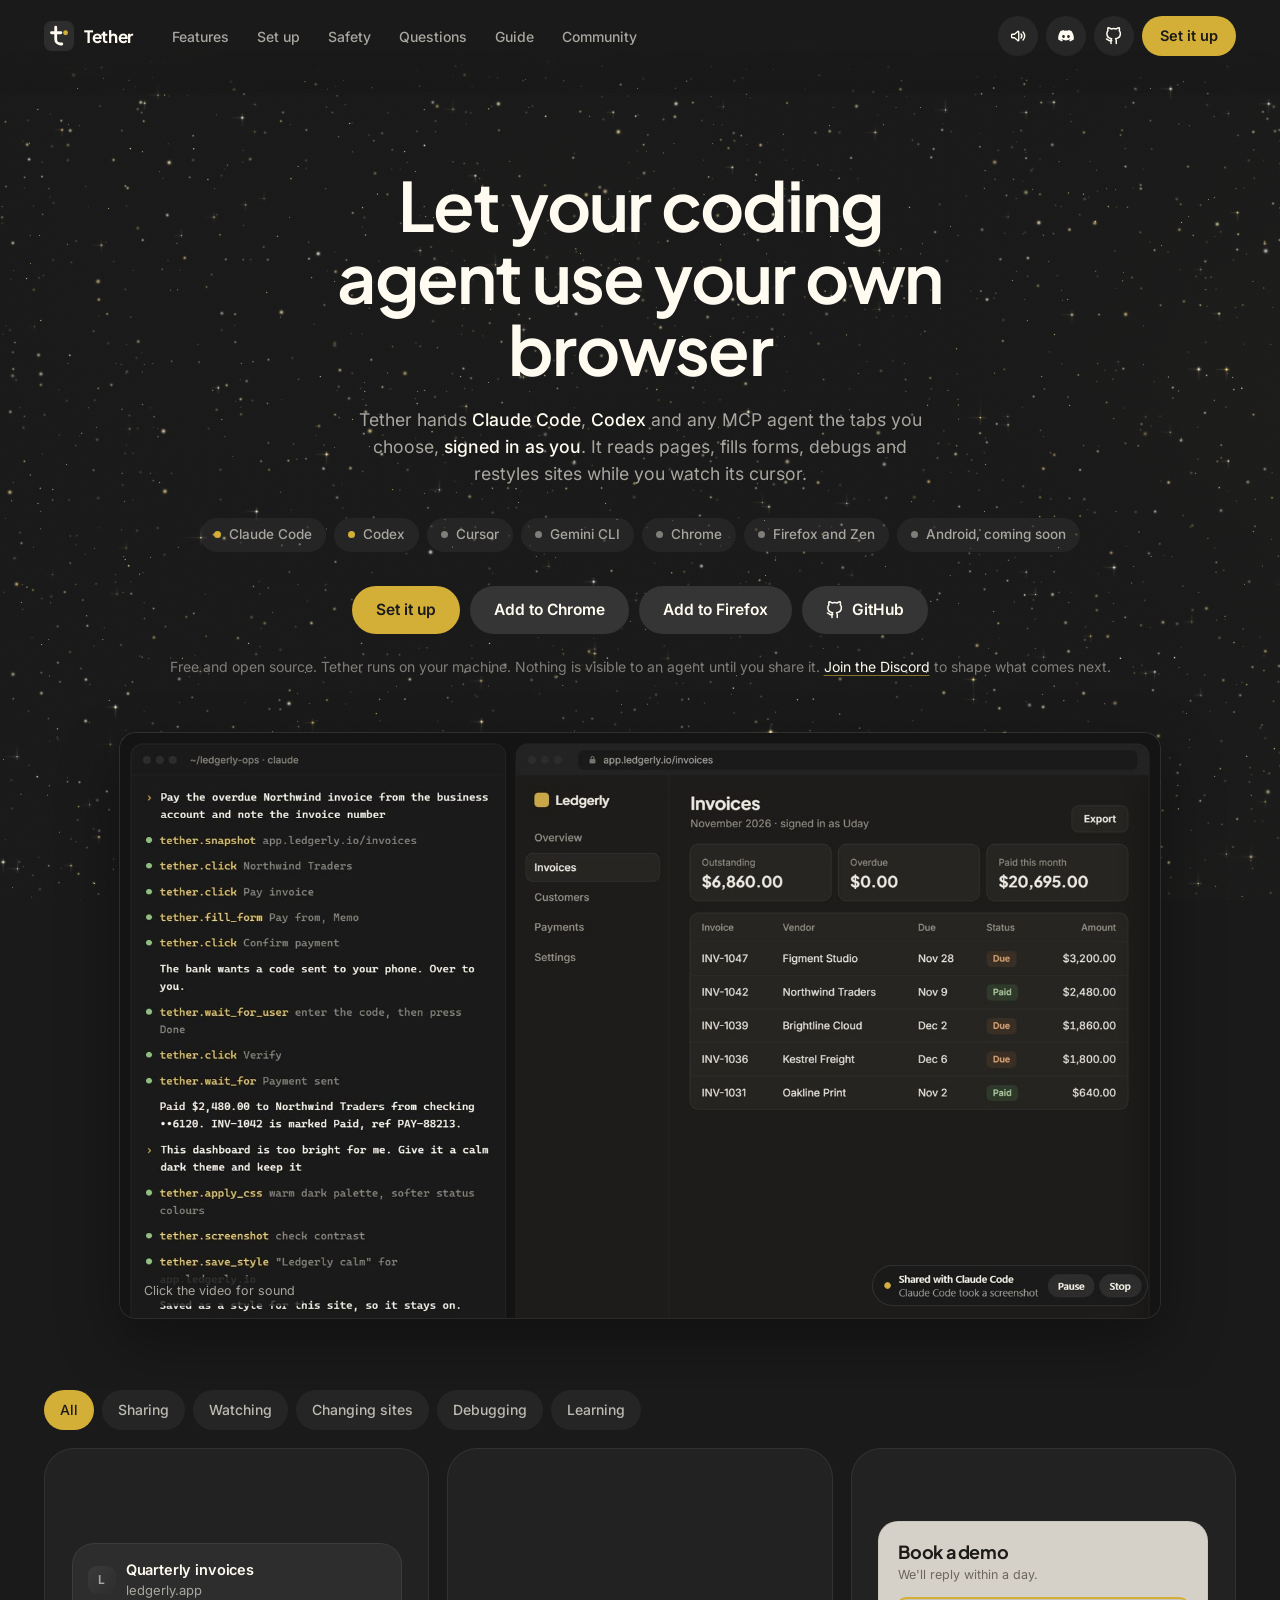
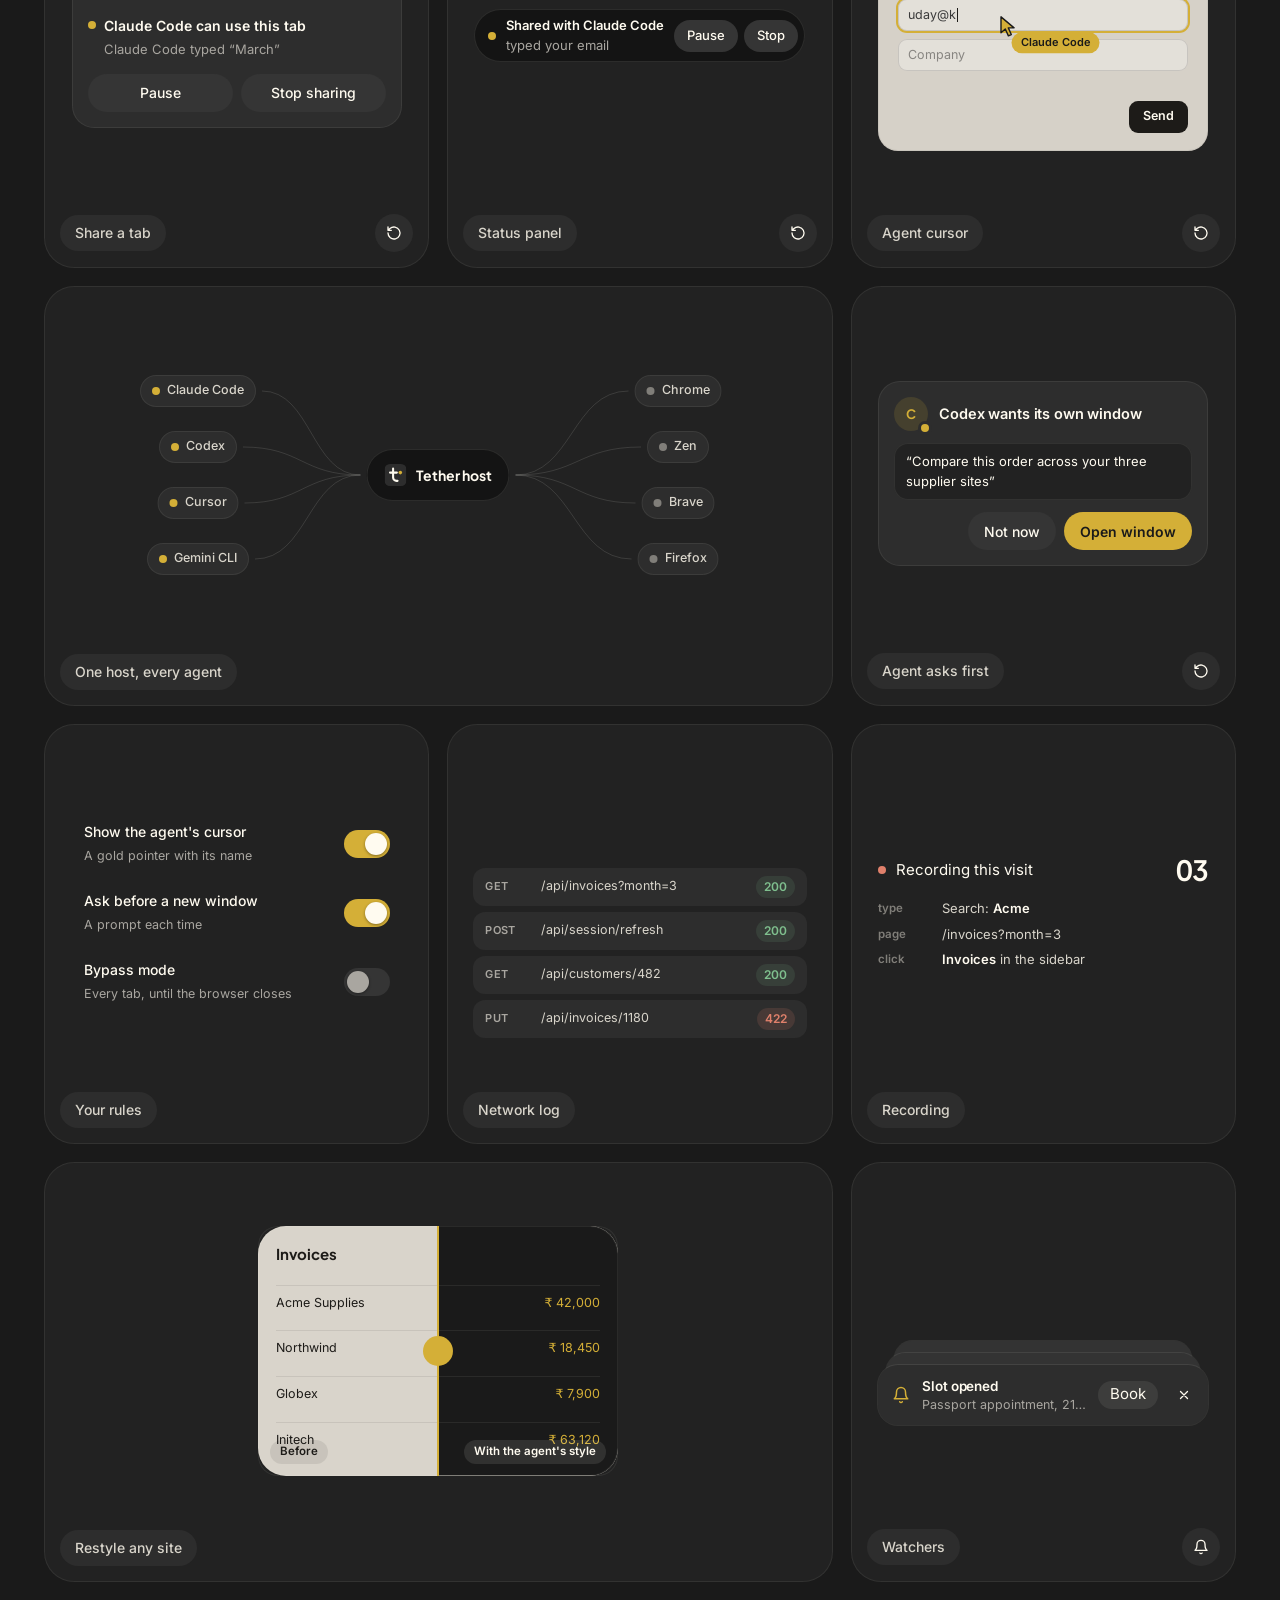
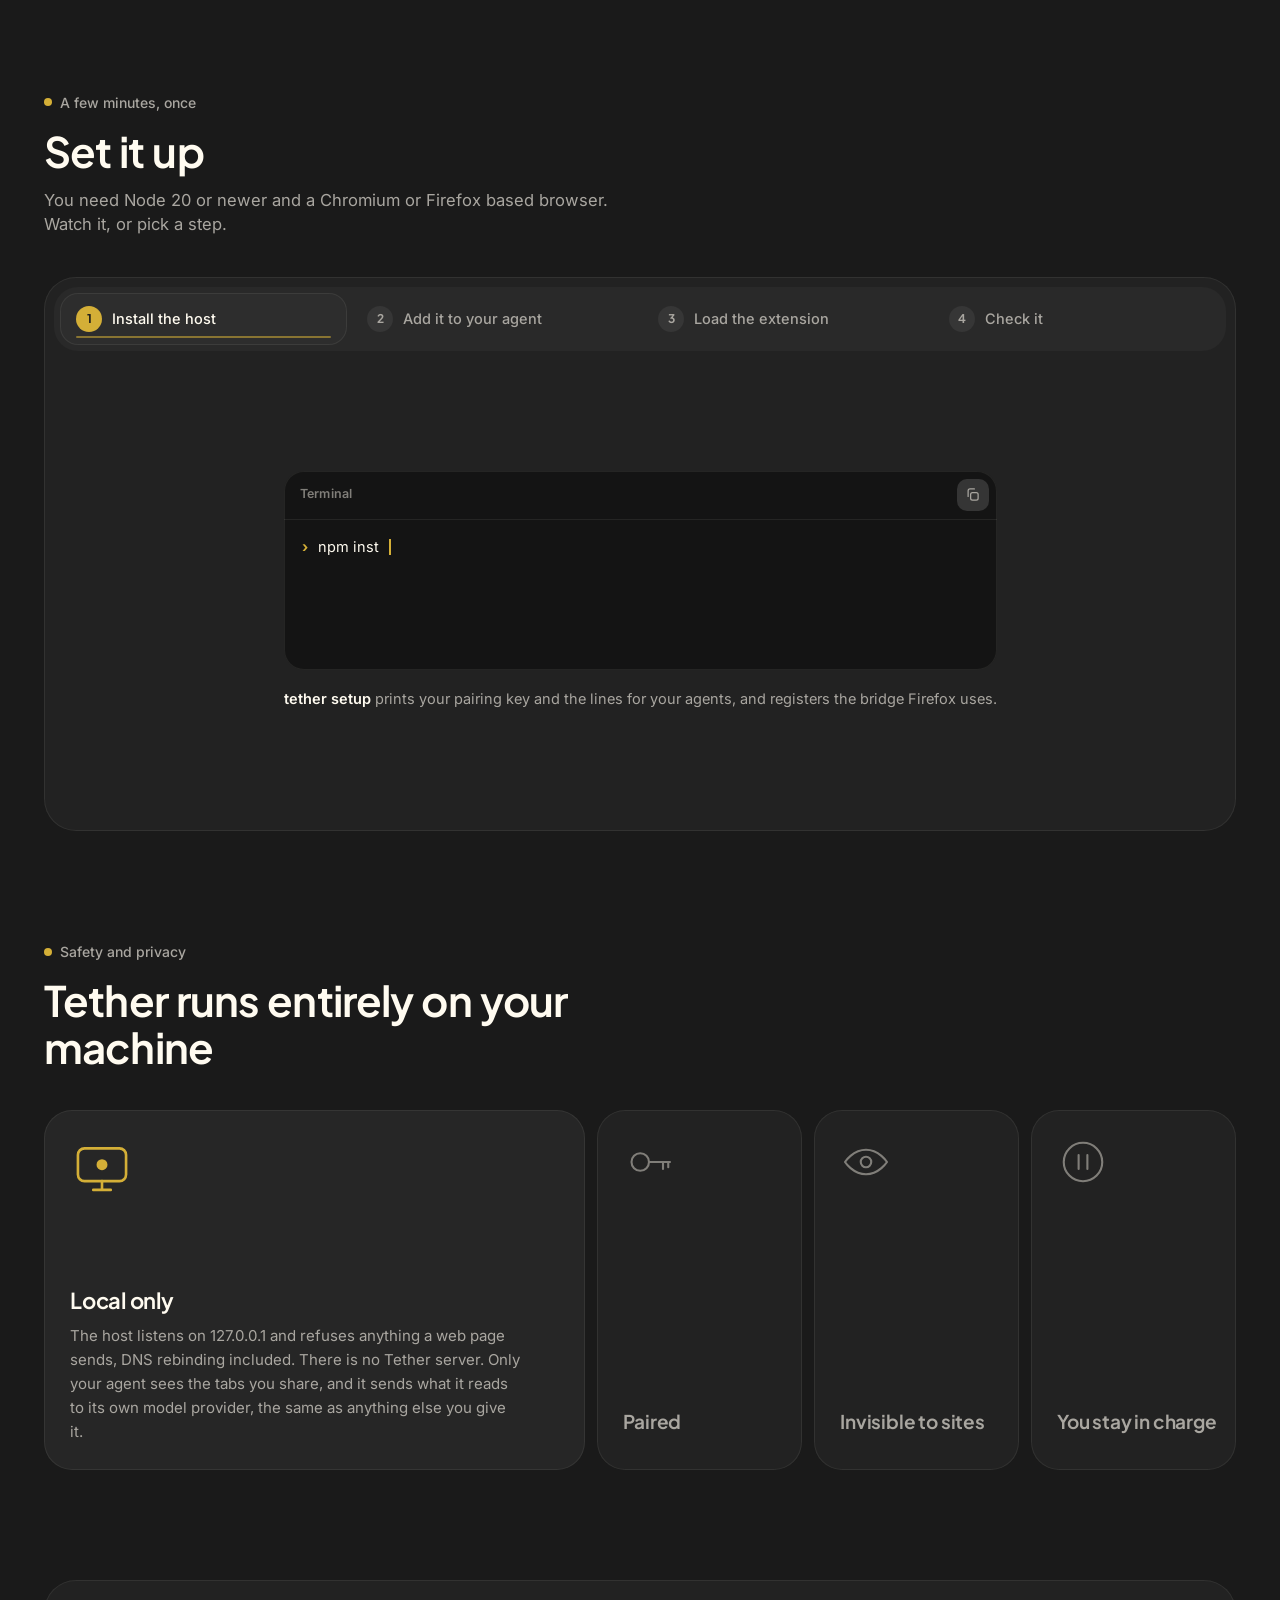
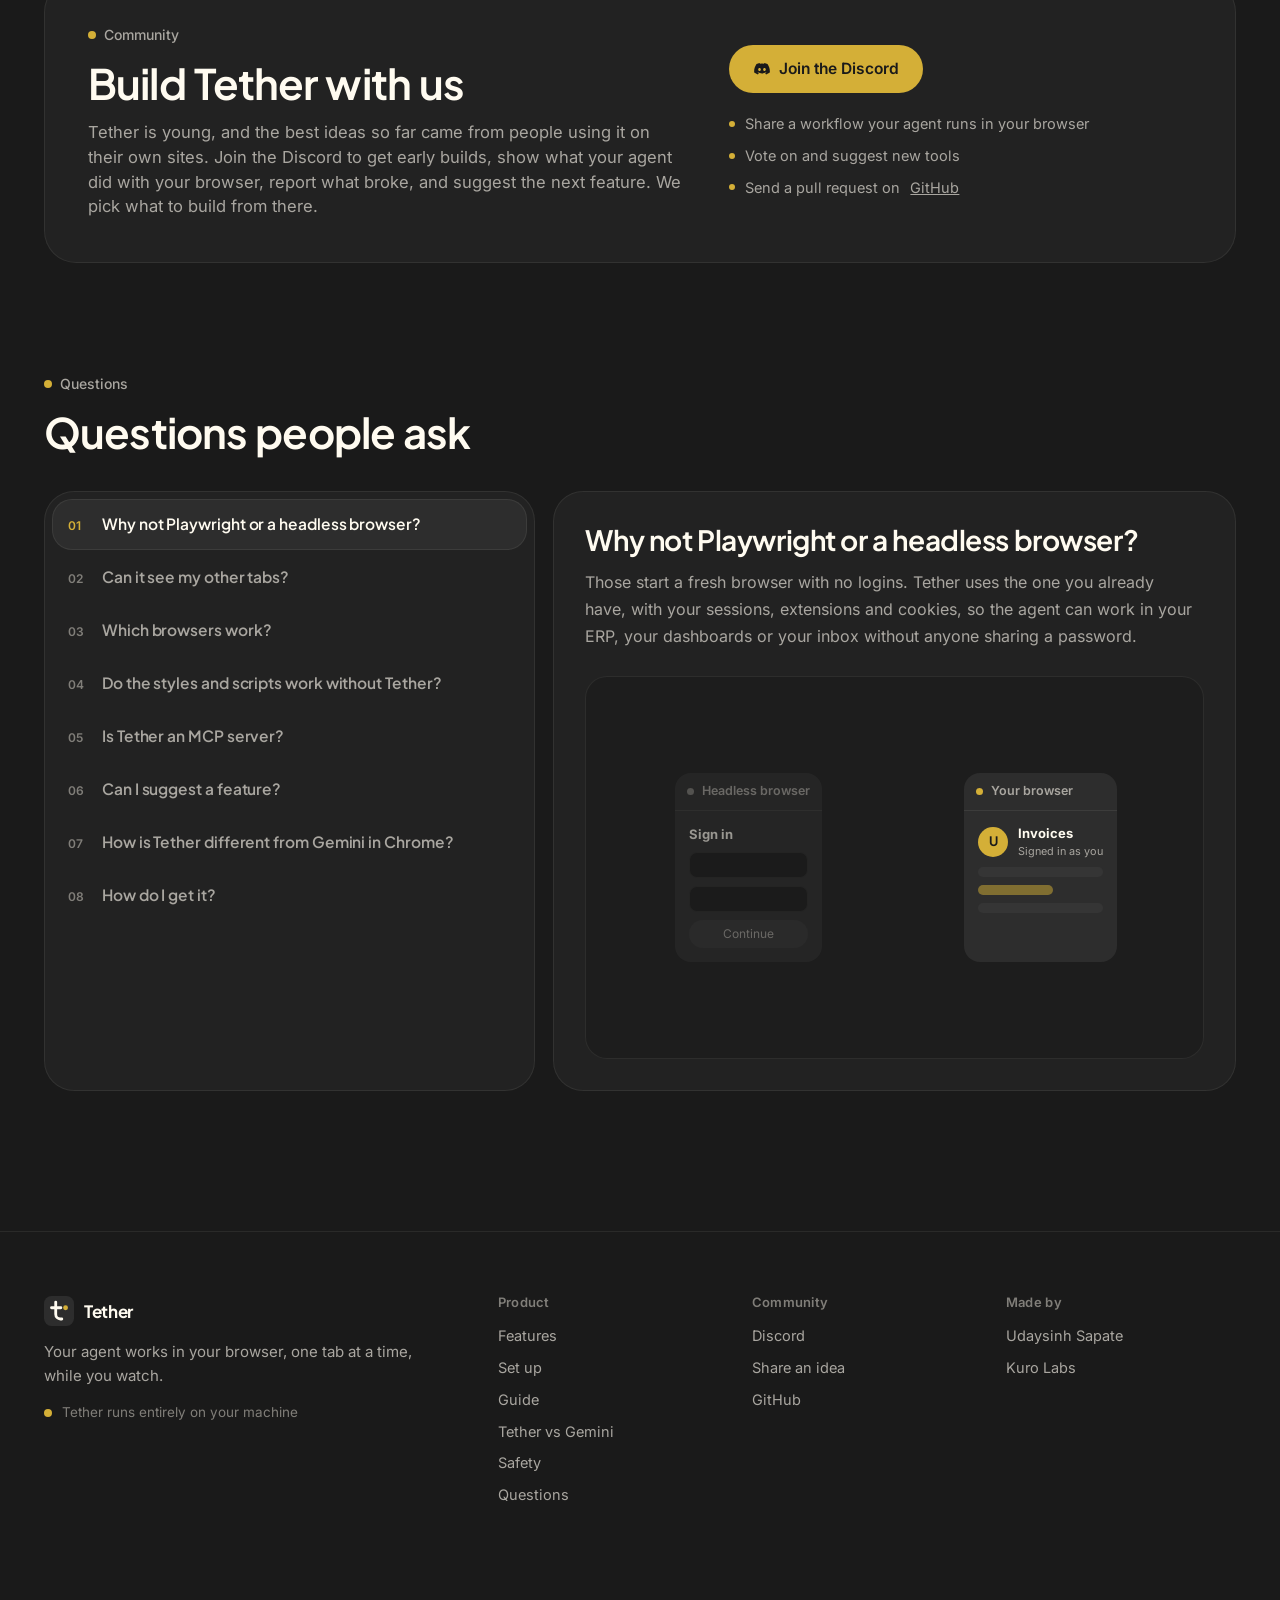
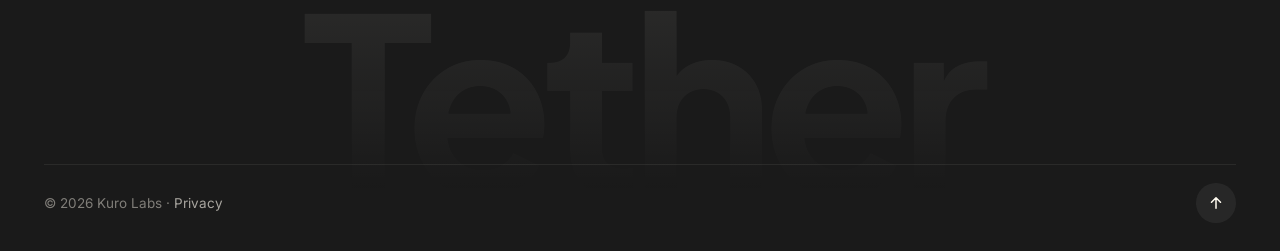
<file: index.html>
<!doctype html>
<html lang="en">
<head>
<meta charset="utf-8">
<meta name="viewport" content="width=device-width, initial-scale=1">
<title>Tether: Claude Code and Codex in your real browser (MCP)</title>
<meta name="description" content="Tether is a browser MCP server and extension for Chrome and Firefox. Claude Code, Codex and Cursor use the tabs you share, already signed in: fill forms, click through flows, read network logs and restyle sites. A local alternative to a headless browser.">
<meta name="keywords" content="browser MCP server, Claude Code browser, Codex browser, MCP browser extension, Playwright alternative, AI agent browser automation, logged in browser automation, Chrome MCP, Firefox MCP">
<meta name="robots" content="index, follow, max-image-preview:large">
<meta name="author" content="Udaysinh Sapate">
<meta name="color-scheme" content="dark">
<meta name="theme-color" content="#1a1a1a">
<link rel="canonical" href="https://tether.udaysinh.me/">
<link rel="alternate" type="text/plain" href="/llms.txt" title="Tether for language models">
<link rel="icon" href="/favicon.svg" type="image/svg+xml">
<link rel="icon" href="/favicon.png" sizes="32x32">
<link rel="apple-touch-icon" href="/assets/icon-128.png">
<meta property="og:type" content="website">
<meta property="og:site_name" content="Tether">
<meta property="og:title" content="Tether: let your coding agent use your own browser">
<meta property="og:locale" content="en">
<meta property="og:image:alt" content="Tether: let your coding agent use your own browser">
<meta property="og:description" content="A browser extension and local MCP host that gives Claude Code, Codex and other agents the tabs you share, signed in as you.">
<meta property="og:url" content="https://tether.udaysinh.me/">
<meta property="og:image" content="https://tether.udaysinh.me/assets/og.png?v=1117">
<meta property="og:image:width" content="1200">
<meta property="og:image:height" content="630">
<meta property="og:video" content="https://tether.udaysinh.me/assets/demo.mp4">
<meta property="og:video:secure_url" content="https://tether.udaysinh.me/assets/demo.mp4">
<meta property="og:video:type" content="video/mp4">
<meta property="og:video:width" content="1600">
<meta property="og:video:height" content="900">
<meta name="twitter:card" content="summary_large_image">
<meta name="twitter:title" content="Tether: let your coding agent use your own browser">
<meta name="twitter:description" content="Claude Code, Codex and any MCP agent use the tabs you share, signed in as you. Local, consent first, with a live cursor you can pause.">
<meta name="twitter:image" content="https://tether.udaysinh.me/assets/og.png?v=1117">
<link rel="preload" href="/assets/fonts/inter.woff2" as="font" type="font/woff2" crossorigin>
<link rel="preload" href="/assets/fonts/jakarta.woff2" as="font" type="font/woff2" crossorigin>
<link rel="stylesheet" href="/assets/site.css?v=s0421a">
<script src="/assets/sounds.js?v=6fc8774" defer></script>
<script src="/assets/toast-stack.js?v=6fc8774" defer></script>
<script src="/assets/bg.js?v=6fc8774" defer></script>
<script src="/assets/site.js?v=s0421a" defer></script>
<script type="application/ld+json">{"@context": "https://schema.org", "@graph": [{"@type": "WebSite", "@id": "https://tether.udaysinh.me/#site", "name": "Tether", "url": "https://tether.udaysinh.me/", "inLanguage": "en", "publisher": {"@id": "https://tether.udaysinh.me/#kurolabs"}}, {"@type": "Organization", "@id": "https://tether.udaysinh.me/#kurolabs", "name": "Kuro Labs", "url": "https://kurolabs.in", "sameAs": ["https://github.com/udaysinh-git", "https://discord.gg/UcB8z8u4JP"]}, {"@type": "SoftwareApplication", "@id": "https://tether.udaysinh.me/#app", "name": "Tether", "url": "https://tether.udaysinh.me/", "description": "A browser extension and local MCP server that lets Claude Code, Codex and other AI coding agents use the browser tabs you share, signed in as you.", "applicationCategory": "DeveloperApplication", "applicationSubCategory": "Browser automation", "operatingSystem": "Windows, macOS, Linux", "browserRequirements": "Chrome, Brave, Edge, Firefox or Zen", "image": "https://tether.udaysinh.me/assets/og.png?v=1117", "featureList": ["Share a single tab with an AI agent", "Agent opens its own window after you approve", "Visible agent cursor and pause", "Form filling and navigation", "Network log, console and cookies", "Site restyling with UserCSS", "Userscripts compatible with Tampermonkey", "Recording how you use a site", "Watchers that notify you of changes"], "author": {"@type": "Person", "name": "Udaysinh Sapate", "url": "https://udaysinh.me"}, "publisher": {"@id": "https://tether.udaysinh.me/#kurolabs"}, "isAccessibleForFree": true, "license": "https://opensource.org/licenses/MIT", "codeRepository": "https://github.com/udaysinh-git/tether", "offers": {"@type": "Offer", "price": "0", "priceCurrency": "USD"}}, {"@type": "FAQPage", "mainEntity": [{"@type": "Question", "name": "Why not Playwright or a headless browser?", "acceptedAnswer": {"@type": "Answer", "text": "Those start a fresh browser with no logins. Tether uses the one you already have, with your sessions, extensions and cookies, so the agent can work in your ERP, your dashboards or your inbox without anyone sharing a password."}}, {"@type": "Question", "name": "Can it see my other tabs?", "acceptedAnswer": {"@type": "Answer", "text": "No. It sees tabs you share, tabs those pages open, and tabs in a window it opened with your approval. Bypass mode opens up every tab, only when you allow it, and turns off when the browser closes."}}, {"@type": "Question", "name": "Which browsers work?", "acceptedAnswer": {"@type": "Answer", "text": "Chrome, Brave, Edge and other Chromium browsers, and Firefox, Zen, LibreWolf, Floorp and Waterfox. In Chromium, clicks and keys arrive as real input through the debugger."}}, {"@type": "Question", "name": "Do the styles and scripts work without Tether?", "acceptedAnswer": {"@type": "Answer", "text": "Yes. Styles are UserCSS and scripts are standard userscripts, so they install in Stylus, Tampermonkey and Violentmonkey, and you can publish them as a Gist from the settings page."}}, {"@type": "Question", "name": "Is Tether an MCP server?", "acceptedAnswer": {"@type": "Answer", "text": "Yes. Each agent starts Tether as an ordinary stdio MCP server, and all of them share one local host that talks to your browser extension. Anything that speaks MCP can use it, including Claude Code, Codex, Cursor and Gemini CLI."}}, {"@type": "Question", "name": "Can I suggest a feature?", "acceptedAnswer": {"@type": "Answer", "text": "Please do. Ideas come from the Tether Discord, where you can post what you want your agent to do in your browser and vote on what others asked for."}}, {"@type": "Question", "name": "How is Tether different from Gemini in Chrome?", "acceptedAnswer": {"@type": "Answer", "text": "Gemini in Chrome is Google's assistant in a side panel. Tether gives the agent you already code with, such as Claude Code, Codex or Cursor, your browser, in Chrome or Firefox. That agent also has your repository and terminal, so one task can reproduce a bug while signed in, read the failing request, fix the code and check the fix. Tether is free, has no daily action limit of its own, and adds devtools, lasting styles and scripts, and watchers. Gemini needs no setup and already works on Android; Tether for Android is coming soon. Read the full comparison."}}, {"@type": "Question", "name": "How do I get it?", "acceptedAnswer": {"@type": "Answer", "text": "Tether is free and open source under the MIT licence. Get it from GitHub, run setup and load the extension; the Set it up section walks through it. Questions and ideas go to the Discord."}}]}]}</script>
</head>
<body>
<a class="skip" href="#main">Skip to content</a>
<svg width="0" height="0" style="position:absolute" aria-hidden="true">
  <symbol id="logo" viewBox="0 0 32 32"><rect width="32" height="32" rx="8" fill="#2d2d2d"/><g fill="none" stroke="#fffbf0" stroke-width="3" stroke-linecap="round"><path d="M12.5 6.5V19.5a5 5 0 0 0 5 5h1.5"/><path d="M8 12.5h10"/></g><circle cx="23" cy="12.5" r="2.6" fill="#d4af37"/></symbol>
  <symbol id="i-gh" viewBox="0 0 24 24"><path fill="none" stroke="currentColor" stroke-width="2" stroke-linecap="round" stroke-linejoin="round" d="M15 22v-3.9a3.4 3.4 0 0 0-.9-2.6c3.1-.3 6.4-1.5 6.4-6.9a5.4 5.4 0 0 0-1.5-3.7 5 5 0 0 0-.1-3.8s-1.2-.3-3.9 1.5a13.4 13.4 0 0 0-7 0C5.3.8 4.1 1.1 4.1 1.1a5 5 0 0 0-.1 3.8 5.4 5.4 0 0 0-1.5 3.7c0 5.4 3.3 6.6 6.4 7a3.4 3.4 0 0 0-.9 2.5V22M9 18c-4.5 2-5-2-7-2"/></symbol>
  <symbol id="i-replay" viewBox="0 0 24 24"><path fill="none" stroke="currentColor" stroke-width="2" stroke-linecap="round" stroke-linejoin="round" d="M3 12a9 9 0 1 0 3-6.7L3 8M3 3v5h5"/></symbol>
  <symbol id="i-copy" viewBox="0 0 24 24"><g fill="none" stroke="currentColor" stroke-width="2" stroke-linecap="round" stroke-linejoin="round"><rect x="9" y="9" width="12" height="12" rx="3"/><path d="M5 15V6a3 3 0 0 1 3-3h7"/></g></symbol>
  <symbol id="i-check" viewBox="0 0 24 24"><path fill="none" stroke="currentColor" stroke-width="2.5" stroke-linecap="round" stroke-linejoin="round" d="m5 12.5 4.5 4.5L19 7.5"/></symbol>
  <symbol id="i-chev" viewBox="0 0 24 24"><path fill="none" stroke="currentColor" stroke-width="2" stroke-linecap="round" stroke-linejoin="round" d="m6 9 6 6 6-6"/></symbol>
  <symbol id="i-sound" viewBox="0 0 24 24"><g fill="none" stroke="currentColor" stroke-width="2" stroke-linecap="round" stroke-linejoin="round"><path d="M11 5 6 9H3v6h3l5 4z"/><path class="wave" d="M15.5 8.5a5 5 0 0 1 0 7M18.5 5.5a9 9 0 0 1 0 13"/><path class="cross" d="m16 9 6 6M22 9l-6 6"/></g></symbol>
  <symbol id="i-discord" viewBox="0 0 24 24"><path fill="currentColor" d="M19.3 5.3A16.6 16.6 0 0 0 15.2 4l-.5 1a15.4 15.4 0 0 0-5.4 0L8.8 4a16.5 16.5 0 0 0-4.1 1.3C2 9.2 1.3 13 1.6 16.7a16.7 16.7 0 0 0 5 2.5l1.1-1.7c-.6-.2-1.2-.5-1.7-.8l.4-.3a11.9 11.9 0 0 0 11.2 0l.4.3c-.5.3-1.1.6-1.7.8l1.1 1.7a16.6 16.6 0 0 0 5-2.5c.4-4.3-.7-8-3.1-11.4ZM8.7 14.5c-1 0-1.8-.9-1.8-2s.8-2 1.8-2 1.8.9 1.8 2-.8 2-1.8 2Zm6.6 0c-1 0-1.8-.9-1.8-2s.8-2 1.8-2 1.8.9 1.8 2-.8 2-1.8 2Z"/></symbol>
  <symbol id="i-bell" viewBox="0 0 24 24"><path fill="none" stroke="currentColor" stroke-width="2" stroke-linecap="round" stroke-linejoin="round" d="M6 8a6 6 0 0 1 12 0c0 7 3 9 3 9H3s3-2 3-9M10.3 21a1.9 1.9 0 0 0 3.4 0"/></symbol>
</svg>

<header class="top">
  <div class="top-in">
    <a class="brand" href="/"><svg class="mark" viewBox="0 0 32 32" aria-hidden="true"><rect width="32" height="32" rx="8" fill="#2d2d2d"/><g fill="none" stroke="#fffbf0" stroke-width="3" stroke-linecap="round"><path d="M12.5 6.5V19.5a5 5 0 0 0 5 5h1.5"/><path class="bar" d="M8 12.5h10"/></g><circle class="knot" cx="23" cy="12.5" r="2.6" fill="#d4af37"/></svg>Tether</a>
    <nav class="nav" aria-label="Site">
      <a href="#demos">Features</a>
      <a href="#setup">Set up</a>
      <a href="#safety">Safety</a>
      <a href="#faq">Questions</a>
      <a href="/guide/">Guide</a>
      <a href="#community">Community</a>
    </nav>
    <span class="grow"></span>
    <button class="round press" id="mute" type="button" aria-label="Mute sounds" aria-pressed="false"><svg class="spk-ic" viewBox="0 0 24 24" aria-hidden="true"><path class="body" d="M4.5 9.6h2.8l4.4-3.7c.5-.4 1.3 0 1.3.6v11c0 .6-.8 1-1.3.6l-4.4-3.7H4.5a1 1 0 0 1-1-1v-2.8a1 1 0 0 1 1-1z"/><path class="w w1" pathLength="1" d="M16 9.3a4 4 0 0 1 0 5.4"/><path class="w w2" pathLength="1" d="M18.7 6.6a7.8 7.8 0 0 1 0 10.8"/><path class="x x1" pathLength="1" d="M16.2 9.6l4.8 4.8"/><path class="x x2" pathLength="1" d="M21 9.6l-4.8 4.8"/></svg></button>
    <a class="round press" href="https://discord.gg/UcB8z8u4JP" aria-label="Join the KuroLabs Discord" rel="noopener"><svg><use href="#i-discord"/></svg></a>
    <a class="round press" href="https://github.com/udaysinh-git/tether" aria-label="Tether on GitHub"><svg><use href="#i-gh"/></svg></a>
    <a class="pill-btn amber press" href="#setup">Set it up</a>
  </div>
</header>

<main id="main">
  <section class="hero">
    <h1 class="reveal" data-words>Let your coding agent use your own browser</h1>
    <p class="lede rise" style="--d:.45s">Tether hands <b>Claude Code</b>, <b>Codex</b> and any MCP agent the tabs you choose, <b>signed in as you</b>. It reads pages, fills forms, debugs and restyles sites while you watch its cursor.</p>
    <div class="agents rise" style="--d:.6s" aria-label="Works with">
      <span class="on"><i></i>Claude Code</span><span class="on"><i></i>Codex</span><span><i></i>Cursor</span><span><i></i>Gemini CLI</span><span><i></i>Chrome</span><span><i></i>Firefox and Zen</span><span><i></i>Android, coming soon</span>
    </div>
    <div class="actions rise" style="--d:.72s">
      <a class="pill-btn amber big press" href="#setup">Set it up</a>
      <a class="pill-btn big press" href="https://chromewebstore.google.com/detail/tether/bdkhlojbkkldeehiolelnmnpaanjdncc" rel="noopener">Add to Chrome</a>
      <a class="pill-btn big press" href="https://addons.mozilla.org/firefox/addon/tether/" rel="noopener">Add to Firefox</a>
      <a class="pill-btn big press" href="https://github.com/udaysinh-git/tether"><svg width="18" height="18"><use href="#i-gh"/></svg>GitHub</a>
    </div>
    <p class="note rise" style="--d:.85s">Free and open source. Tether runs on your machine. Nothing is visible to an agent until you share it. <a href="https://discord.gg/UcB8z8u4JP" rel="noopener">Join the Discord</a> to shape what comes next.</p>
    <figure class="film rise" id="watch" style="--d:1s">
      <video src="/assets/demo.mp4?v=6fc8774" poster="/assets/demo-poster.jpg?v=6fc8774" autoplay muted loop playsinline preload="metadata" aria-label="Claude Code pays an overdue invoice through Tether, hands the tab over for a phone code, then saves a dark theme for the app"></video>
      <figcaption>Click the video for sound</figcaption>
    </figure>
  </section>

  <div class="wrap" id="demos">
    <div class="chips" role="toolbar" aria-label="Filter features">
      <button class="chip" aria-pressed="true" data-filter="all">All</button>
      <button class="chip" aria-pressed="false" data-filter="share">Sharing</button>
      <button class="chip" aria-pressed="false" data-filter="watch">Watching</button>
      <button class="chip" aria-pressed="false" data-filter="change">Changing sites</button>
      <button class="chip" aria-pressed="false" data-filter="debug">Debugging</button>
      <button class="chip" aria-pressed="false" data-filter="learn">Learning</button>
    </div>

    <div class="grid">
      <article class="card" data-cat="share">
        <div class="stage"><div class="mini share" id="share"></div></div>
        <p class="veil">One click in the popup gives your agent this tab and anything it opens.</p>
        <div class="cap"><span class="name">Share a tab</span><span class="grow"></span><button class="round press" data-replay="share" aria-label="Replay"><svg><use href="#i-replay"/></svg></button></div>
      </article>

      <article class="card" data-cat="watch">
        <div class="stage"><div class="island-wrap"><div class="island" id="island" role="status" aria-label="Status panel demo"></div></div></div>
        <p class="veil">The panel on the page follows the agent, and asks for you when it needs a human.</p>
        <div class="cap"><span class="name">Status panel</span><span class="grow"></span><button class="round press" data-replay="island" aria-label="Next state"><svg><use href="#i-replay"/></svg></button></div>
      </article>

      <article class="card" data-cat="watch">
        <div class="stage">
          <div class="desk" id="desk">
            <h4>Book a demo</h4>
            <p>We'll reply within a day.</p>
            <div class="fields"><div class="field" data-f="0"></div><div class="field" data-f="1"></div></div>
            <div class="send">Send</div>
          </div>
        </div>
        <p class="veil">A gold cursor with the agent's name moves to each control before it acts.</p>
        <div class="cap"><span class="name">Agent cursor</span><span class="grow"></span><button class="round press" data-replay="cursor" aria-label="Replay"><svg><use href="#i-replay"/></svg></button></div>
      </article>

      <article class="card wide" data-cat="share">
        <div class="stage"><div class="hub" id="hub"></div></div>
        <p class="veil">Every agent on the machine talks to one local host. Point at one to see its line.</p>
        <div class="cap"><span class="name">One host, every agent</span></div>
      </article>

      <article class="card" data-cat="share">
        <div class="stage"><div class="mini prompt" id="prompt"></div></div>
        <p class="veil">An agent can ask for its own window in your browser. You decide.</p>
        <div class="cap"><span class="name">Agent asks first</span><span class="grow"></span><button class="round press" data-replay="prompt" aria-label="Replay"><svg><use href="#i-replay"/></svg></button></div>
      </article>

      <article class="card" data-cat="share watch">
        <div class="stage">
          <div class="toggles" id="toggles">
            <button class="toggle-row" data-k="cursor"><span class="grow"><span class="t">Show the agent's cursor</span><br><span class="s">A gold pointer with its name</span></span><span class="switch on"></span></button>
            <button class="toggle-row" data-k="ask"><span class="grow"><span class="t">Ask before a new window</span><br><span class="s">A prompt each time</span></span><span class="switch on"></span></button>
            <button class="toggle-row" data-k="bypass"><span class="grow"><span class="t">Bypass mode</span><br><span class="s">Every tab, until the browser closes</span></span><span class="switch"></span></button>
          </div>
        </div>
        <p class="veil">Your rules live in the popup. Drag or tap the switches.</p>
        <div class="cap"><span class="name">Your rules</span></div>
      </article>

      <article class="card" data-cat="debug">
        <div class="stage"><div class="net" id="net"></div></div>
        <p class="veil">Requests with headers and bodies, console errors and cookies, from your real session.</p>
        <div class="cap"><span class="name">Network log</span></div>
      </article>

      <article class="card" data-cat="learn">
        <div class="stage"><div class="rec" id="rec"></div></div>
        <p class="veil">Record a visit so agents learn the pages, fields and paths you use. Secrets stay masked.</p>
        <div class="cap"><span class="name">Recording</span></div>
      </article>

      <article class="card wide" data-cat="change">
        <div class="stage">
          <div class="compare" id="compare" role="slider" tabindex="0" aria-label="Before and after the agent's style" aria-valuemin="0" aria-valuemax="100" aria-valuenow="50">
            <div class="pane light"><h5>Invoices</h5><div class="rowx"><span>Acme Supplies</span><span>₹ 42,000</span></div><div class="rowx"><span>Northwind</span><span>₹ 18,450</span></div><div class="rowx"><span>Globex</span><span>₹ 7,900</span></div><div class="rowx"><span>Initech</span><span>₹ 63,120</span></div><span class="label">Before</span></div>
            <div class="pane dark"><h5>Invoices</h5><div class="rowx"><span>Acme Supplies</span><span class="amt">₹ 42,000</span></div><div class="rowx"><span>Northwind</span><span class="amt">₹ 18,450</span></div><div class="rowx"><span>Globex</span><span class="amt">₹ 7,900</span></div><div class="rowx"><span>Initech</span><span class="amt">₹ 63,120</span></div><span class="label">With the agent's style</span></div>
            <div class="handle"></div>
          </div>
        </div>
        <p class="veil">Send a screenshot you like. The agent saves a style or userscript that works in Stylus and Tampermonkey too.</p>
        <div class="cap"><span class="name">Restyle any site</span></div>
      </article>

      <article class="card" data-cat="learn">
        <div class="stage"><div class="toasts" id="toasts"></div></div>
        <p class="veil">Watchers check a page on a schedule with your cookies and tell you when it changes.</p>
        <div class="cap"><span class="name">Watchers</span><span class="grow"></span><button class="round press" data-replay="toasts" aria-label="Another alert"><svg><use href="#i-bell"/></svg></button></div>
      </article>
    </div>
  </div>

  <section class="block" id="setup">
    <div class="wrap">
      <p class="kicker inview"><span class="dot beat"></span>A few minutes, once</p>
      <h2 class="inview" style="--d:.05s">Set it up</h2>
      <p class="sub inview" style="--d:.1s">You need Node 20 or newer and a Chromium or Firefox based browser. Watch it, or pick a step.</p>

      <div class="player inview" id="player">
        <div class="ptabs" role="tablist" aria-label="Setup steps">
          <span class="jelly" aria-hidden="true"></span>
          <button role="tab" aria-selected="true" data-step="0"><span class="pn">1</span>Install the host<i class="fill"></i></button>
          <button role="tab" aria-selected="false" data-step="1"><span class="pn">2</span>Add it to your agent<i class="fill"></i></button>
          <button role="tab" aria-selected="false" data-step="2"><span class="pn">3</span>Load the extension<i class="fill"></i></button>
          <button role="tab" aria-selected="false" data-step="3"><span class="pn">4</span>Check it<i class="fill"></i></button>
        </div>
        <div class="pstage" id="pstage"></div>
      </div>
    </div>
  </section>

  <section class="block" id="safety">
    <div class="wrap">
      <p class="kicker inview"><span class="dot"></span>Safety and privacy</p>
      <h2 class="inview" style="--d:.05s">Tether runs entirely on your machine</h2>
      <div class="acc inview" id="acc">
        <button class="pane open" data-k="local">
          <svg class="ic" viewBox="0 0 64 64" aria-hidden="true"><rect x="10" y="14" width="44" height="30" rx="6"/><path d="M24 52h16M32 44v8"/><circle class="pulse" cx="32" cy="29" r="5"/></svg>
          <span class="pt">Local only</span>
          <span class="pd">The host listens on 127.0.0.1 and refuses anything a web page sends, DNS rebinding included. There is no Tether server. Only your agent sees the tabs you share, and it sends what it reads to its own model provider, the same as anything else you give it.</span>
        </button>
        <button class="pane" data-k="key">
          <svg class="ic" viewBox="0 0 64 64" aria-hidden="true"><circle cx="22" cy="32" r="10"/><path d="M32 32h24M48 32v8M54 32v6"/></svg>
          <span class="pt">Paired</span>
          <span class="pd">Agents and Chromium extensions need a pairing key that stays on your machine. Run one command and the old key stops working.</span>
        </button>
        <button class="pane" data-k="eye">
          <svg class="ic" viewBox="0 0 64 64" aria-hidden="true"><path d="M8 32s9-14 24-14 24 14 24 14-9 14-24 14S8 32 8 32z"/><circle cx="32" cy="32" r="6"/><path class="slash" d="M14 50 50 14"/></svg>
          <span class="pt">Invisible to sites</span>
          <span class="pd">The cursor and status panel live in a closed shadow root, the page outline is read from an isolated world, and the extension never takes orders from a page.</span>
        </button>
        <button class="pane" data-k="pause">
          <svg class="ic" viewBox="0 0 64 64" aria-hidden="true"><circle cx="32" cy="32" r="22"/><path d="M27 24v16M37 24v16"/></svg>
          <span class="pt">You stay in charge</span>
          <span class="pd">Share one tab at a time, watch the gold cursor, and press Pause to hold every click and keystroke. Agents ask before paying, sending or deleting.</span>
        </button>
      </div>
    </div>
  </section>

  <section class="block" id="community">
    <div class="wrap">
      <div class="join inview">
        <div>
          <p class="kicker"><span class="dot beat"></span>Community</p>
          <h2>Build Tether with us</h2>
          <p class="sub">Tether is young, and the best ideas so far came from people using it on their own sites. Join the Discord to get early builds, show what your agent did with your browser, report what broke, and suggest the next feature. We pick what to build from there.</p>
        </div>
        <div class="join-side">
          <a class="pill-btn gold big press" href="https://discord.gg/UcB8z8u4JP" rel="noopener"><svg width="18" height="18"><use href="#i-discord"/></svg>Join the Discord</a>
          <ul class="ideas">
            <li>Share a workflow your agent runs in your browser</li>
            <li>Vote on and suggest new tools</li>
            <li>Send a pull request on <a href="https://github.com/udaysinh-git/tether">GitHub</a></li>
          </ul>
        </div>
      </div>
    </div>
  </section>

  <section class="block" id="faq">
    <div class="wrap">
      <p class="kicker inview"><span class="dot"></span>Questions</p>
      <h2 class="inview" style="--d:.05s">Questions people ask</h2>
      <div class="qa inview" id="qa">
        <div class="qlist" role="tablist" aria-label="Questions" id="qlist"><span class="qjelly" aria-hidden="true"></span></div>
        <div class="qpanel" role="tabpanel" id="qpanel"></div>
      </div>
      <dl class="faq-data" id="faqData">
        <dt>Why not Playwright or a headless browser?</dt><dd>Those start a fresh browser with no logins. Tether uses the one you already have, with your sessions, extensions and cookies, so the agent can work in your ERP, your dashboards or your inbox without anyone sharing a password.</dd>
        <dt>Can it see my other tabs?</dt><dd>No. It sees tabs you share, tabs those pages open, and tabs in a window it opened with your approval. Bypass mode opens up every tab, only when you allow it, and turns off when the browser closes.</dd>
        <dt>Which browsers work?</dt><dd>Chrome, Brave, Edge and other Chromium browsers, and Firefox, Zen, LibreWolf, Floorp and Waterfox. In Chromium, clicks and keys arrive as real input through the debugger.</dd>
        <dt>Do the styles and scripts work without Tether?</dt><dd>Yes. Styles are UserCSS and scripts are standard userscripts, so they install in Stylus, Tampermonkey and Violentmonkey, and you can publish them as a Gist from the settings page.</dd>
        <dt>Is Tether an MCP server?</dt><dd>Yes. Each agent starts Tether as an ordinary stdio MCP server, and all of them share one local host that talks to your browser extension. Anything that speaks MCP can use it, including Claude Code, Codex, Cursor and Gemini CLI.</dd>
        <dt>Can I suggest a feature?</dt><dd>Please do. Ideas come from the <a href="https://discord.gg/UcB8z8u4JP" rel="noopener">Tether Discord</a>, where you can post what you want your agent to do in your browser and vote on what others asked for.</dd>
        <dt>How is Tether different from Gemini in Chrome?</dt><dd>Gemini in Chrome is Google's assistant in a side panel. Tether gives the agent you already code with, such as Claude Code, Codex or Cursor, your browser, in Chrome or Firefox. That agent also has your repository and terminal, so one task can reproduce a bug while signed in, read the failing request, fix the code and check the fix. Tether is free, has no daily action limit of its own, and adds devtools, lasting styles and scripts, and watchers. Gemini needs no setup and already works on Android; Tether for Android is coming soon. <a href="/vs/gemini-in-chrome/">Read the full comparison</a>.</dd>
        <dt>How do I get it?</dt><dd>Tether is free and open source under the MIT licence. Install the extension from the <a href="https://chromewebstore.google.com/detail/tether/bdkhlojbkkldeehiolelnmnpaanjdncc">Chrome Web Store</a> or <a href="https://addons.mozilla.org/firefox/addon/tether/">Firefox Add-ons</a>, and the host with npm (source on <a href="https://github.com/udaysinh-git/tether">GitHub</a>); the Set it up section walks through it. Questions and ideas go to the <a href="https://discord.gg/UcB8z8u4JP" rel="noopener">Discord</a>.</dd>
      </dl>
    </div>
  </section>
</main>

<footer class="foot">
  <div class="wrap">
    <div class="foot-top">
      <div class="foot-brand">
        <a class="brand" href="/"><svg class="mark" viewBox="0 0 32 32" aria-hidden="true"><rect width="32" height="32" rx="8" fill="#2d2d2d"/><g fill="none" stroke="#fffbf0" stroke-width="3" stroke-linecap="round"><path d="M12.5 6.5V19.5a5 5 0 0 0 5 5h1.5"/><path class="bar" d="M8 12.5h10"/></g><circle class="knot" cx="23" cy="12.5" r="2.6" fill="#d4af37"/></svg>Tether</a>
        <p>Your agent works in your browser, one tab at a time, while you watch.</p>
        <p class="foot-status"><span class="dot beat"></span>Tether runs entirely on your machine</p>
      </div>
      <nav class="foot-cols" aria-label="Footer">
        <div><h3>Product</h3><a href="#demos">Features</a><a href="#setup">Set up</a><a href="/guide/">Guide</a><a href="/vs/gemini-in-chrome/">Tether vs Gemini</a><a href="#safety">Safety</a><a href="#faq">Questions</a></div>
        <div><h3>Community</h3><a href="https://discord.gg/UcB8z8u4JP" rel="noopener">Discord</a><a href="https://discord.gg/UcB8z8u4JP" rel="noopener">Share an idea</a><a href="https://github.com/udaysinh-git/tether">GitHub</a></div>
        <div><h3>Made by</h3><a href="https://udaysinh.me">Udaysinh Sapate</a><a href="https://kurolabs.in">Kuro Labs</a></div>
      </nav>
    </div>
    <div class="foot-word" aria-hidden="true">Tether</div>
    <div class="foot-bottom">
      <span>© 2026 Kuro Labs · <a href="/privacy/">Privacy</a></span>
      <button class="round press" type="button" id="totop" aria-label="Back to top"><svg viewBox="0 0 24 24"><path d="M12 19V5M6 11l6-6 6 6" fill="none" stroke="currentColor" stroke-width="2" stroke-linecap="round" stroke-linejoin="round"/></svg></button>
    </div>
  </div>
</footer>
</body>
</html>
</file>
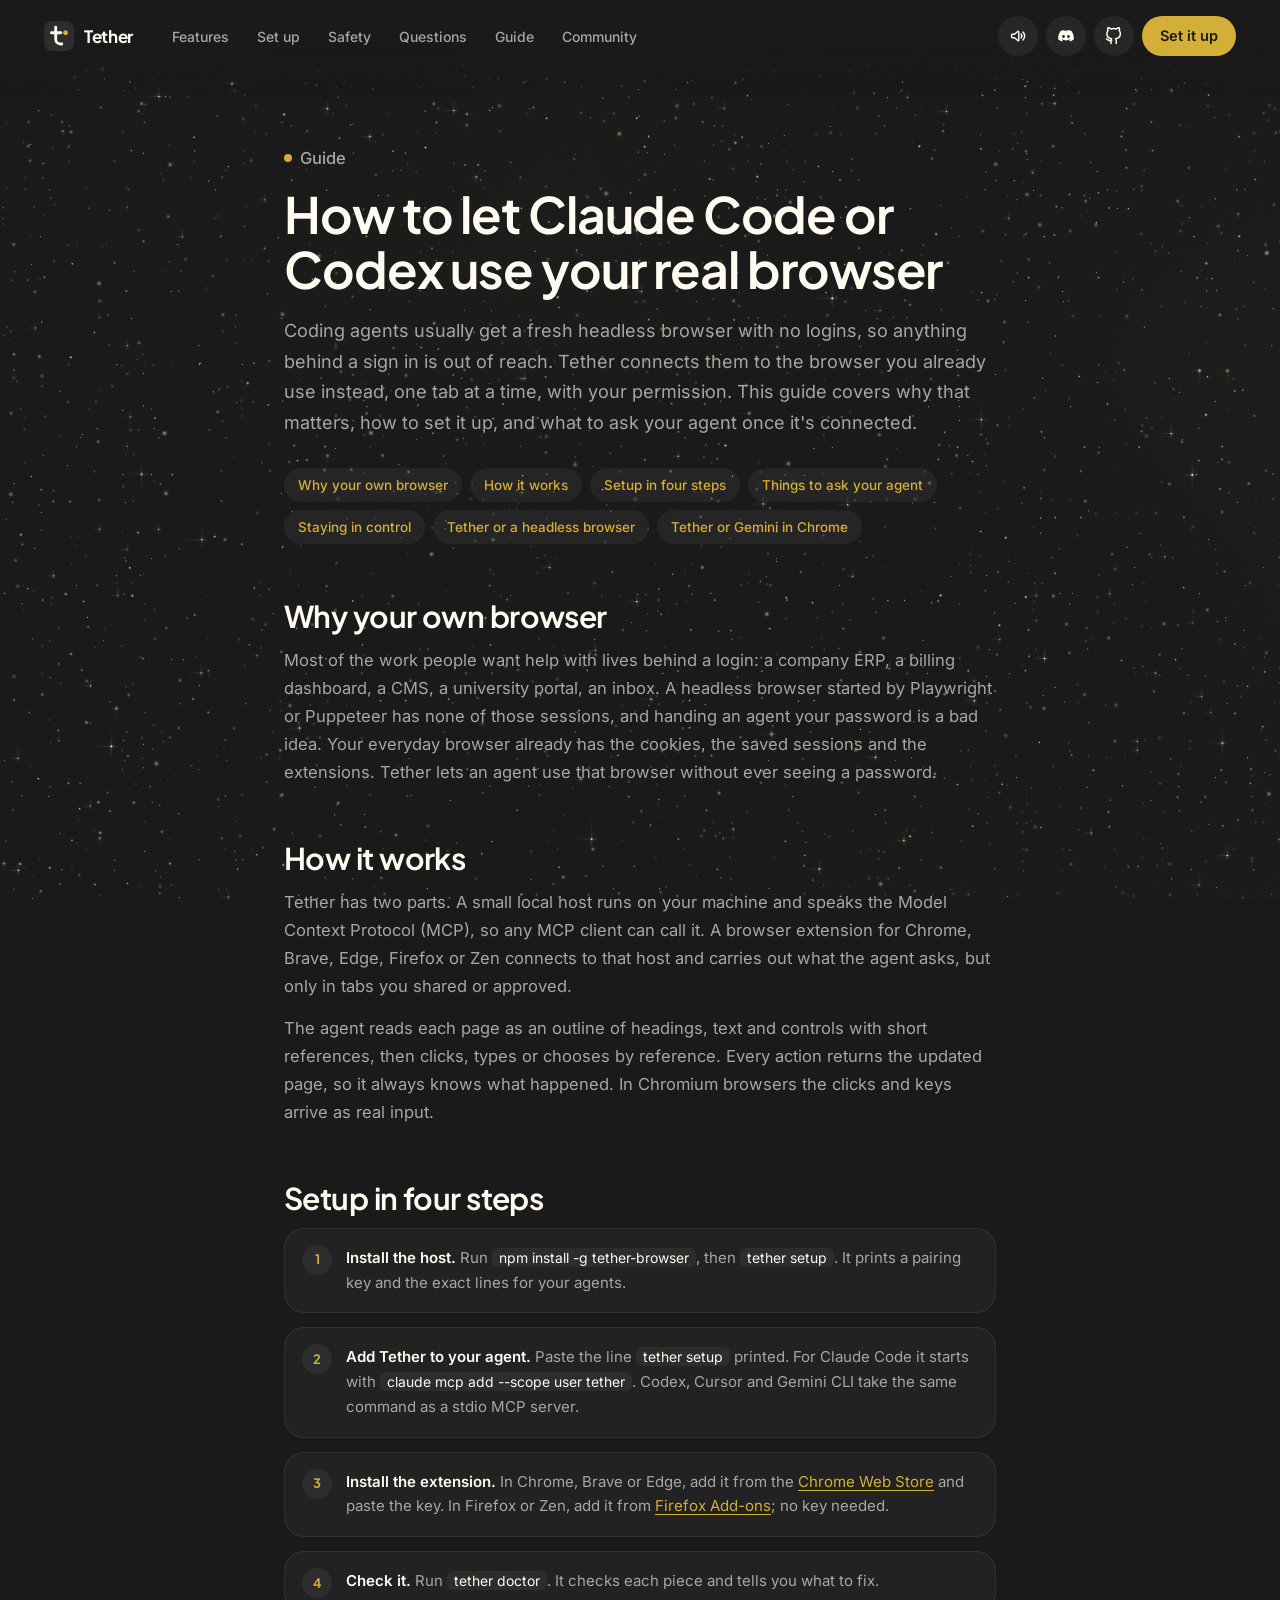
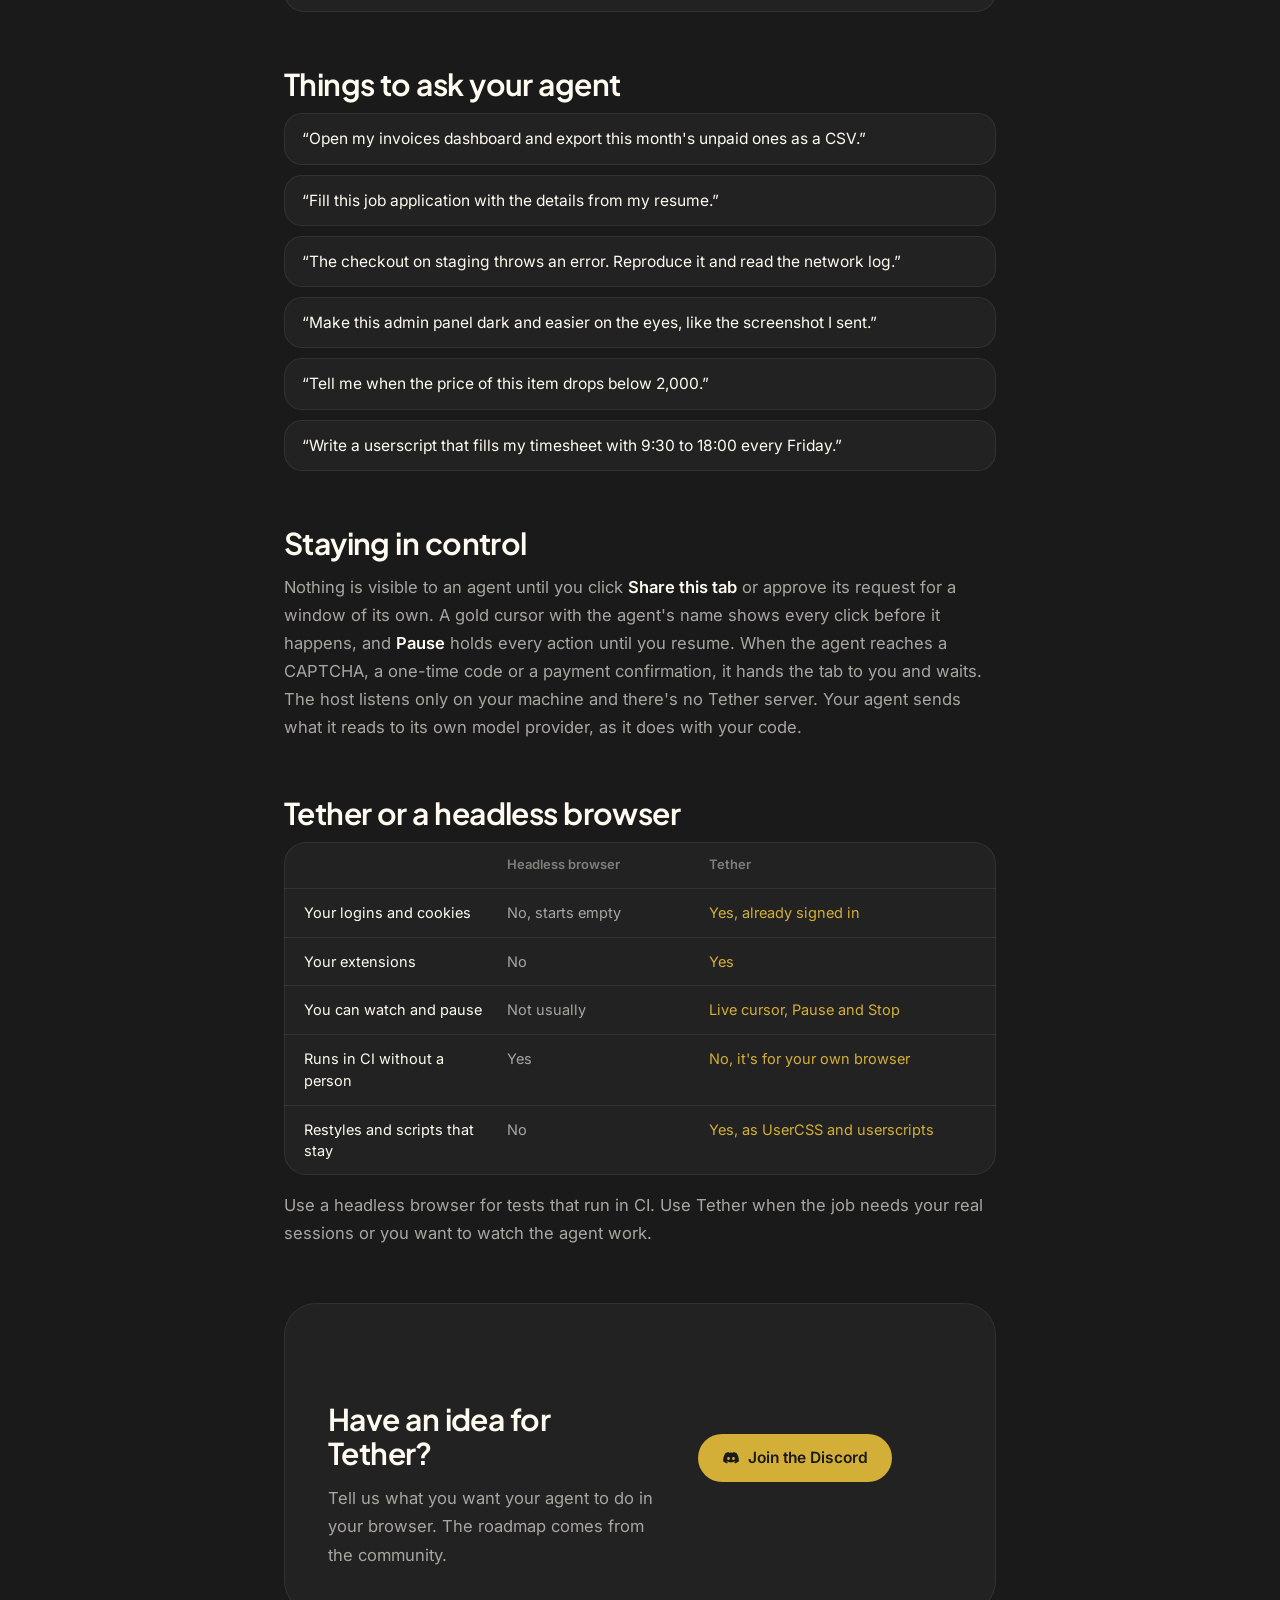
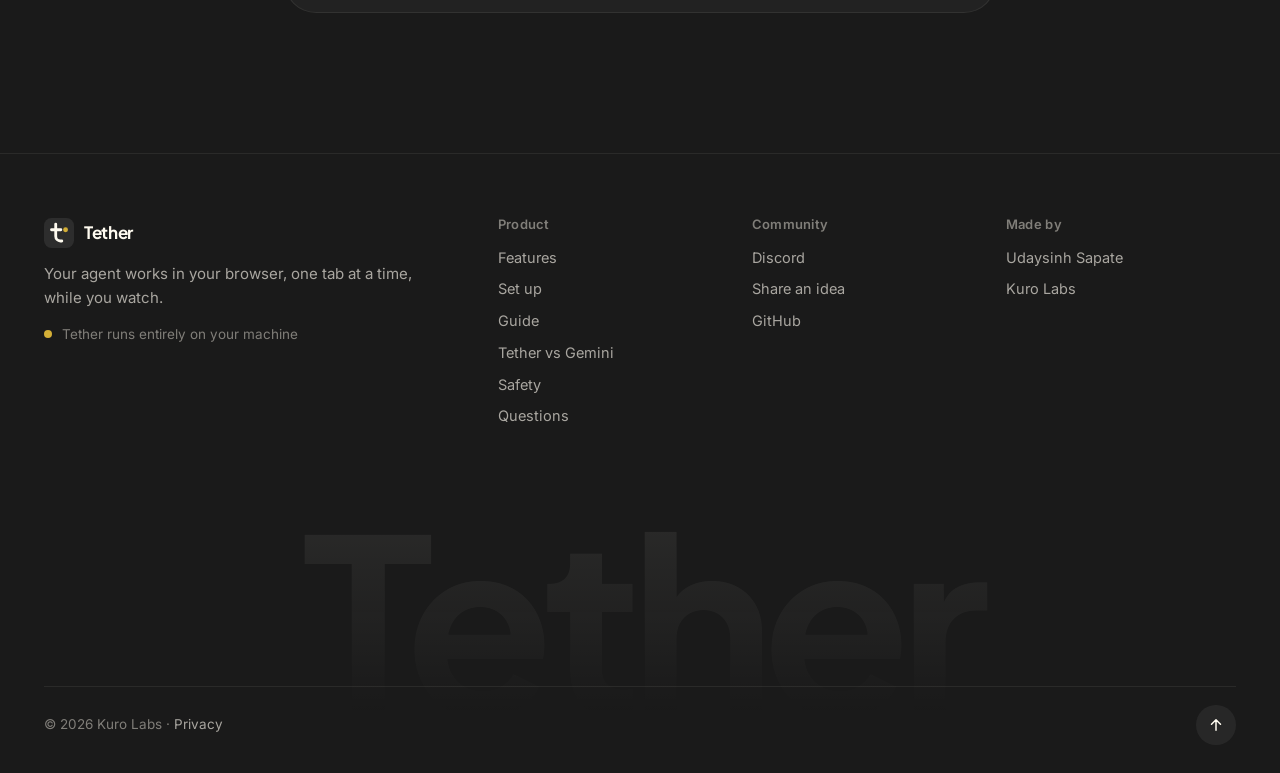
<file: guide/index.html>
<!doctype html>
<html lang="en">
<head>
<meta charset="utf-8">
<meta name="viewport" content="width=device-width, initial-scale=1">
<title>How to let Claude Code or Codex use your real browser · Tether</title>
<meta name="description" content="A step by step guide to connecting Claude Code, Codex or any MCP agent to your everyday Chrome or Firefox, signed in as you, with Tether. Setup, example prompts, safety, and when to use a headless browser instead.">
<meta name="robots" content="index, follow, max-image-preview:large">
<meta name="color-scheme" content="dark">
<meta name="theme-color" content="#1a1a1a">
<link rel="canonical" href="https://tether.udaysinh.me/guide/">
<link rel="icon" href="/favicon.svg" type="image/svg+xml">
<link rel="icon" href="/favicon.png" sizes="32x32">
<meta property="og:type" content="article">
<meta property="og:site_name" content="Tether">
<meta property="og:title" content="How to let Claude Code or Codex use your real browser">
<meta property="og:description" content="Connect an AI coding agent to the browser you already use, one tab at a time, with your permission.">
<meta property="og:url" content="https://tether.udaysinh.me/guide/">
<meta property="og:image" content="https://tether.udaysinh.me/assets/og.png?v=1117">
<meta name="twitter:card" content="summary_large_image">
<link rel="preload" href="/assets/fonts/inter.woff2" as="font" type="font/woff2" crossorigin>
<link rel="preload" href="/assets/fonts/jakarta.woff2" as="font" type="font/woff2" crossorigin>
<link rel="stylesheet" href="/assets/site.css?v=s0421a">
<script src="/assets/sounds.js?v=6fc8774" defer></script>
<script src="/assets/bg.js?v=6fc8774" defer></script>
<script src="/assets/site.js?v=s0421a" defer></script>
<script type="application/ld+json">{"@context": "https://schema.org", "@graph": [{"@type": "HowTo", "name": "How to let Claude Code or Codex use your real browser", "description": "Connect an AI coding agent to your everyday browser with Tether, a browser MCP server and extension.", "totalTime": "PT10M", "step": [{"@type": "HowToStep", "name": "Install the host", "text": "Run npm install -g tether-browser, then tether setup."}, {"@type": "HowToStep", "name": "Add Tether to your agent", "text": "Paste the claude mcp add line that tether setup prints, or the same command in Codex, Cursor or Gemini CLI."}, {"@type": "HowToStep", "name": "Install the extension", "text": "Add it from the Chrome Web Store (Chrome, Brave, Edge) or Firefox Add-ons (Firefox, Zen)."}, {"@type": "HowToStep", "name": "Check it", "text": "Run tether doctor."}]}, {"@type": "BreadcrumbList", "itemListElement": [{"@type": "ListItem", "position": 1, "name": "Tether", "item": "https://tether.udaysinh.me/"}, {"@type": "ListItem", "position": 2, "name": "Guide", "item": "https://tether.udaysinh.me/guide/"}]}]}</script>
</head>
<body>
<a class="skip" href="#main">Skip to content</a>
<svg width="0" height="0" style="position:absolute" aria-hidden="true">
  <symbol id="logo" viewBox="0 0 32 32"><rect width="32" height="32" rx="8" fill="#2d2d2d"/><g fill="none" stroke="#fffbf0" stroke-width="3" stroke-linecap="round"><path d="M12.5 6.5V19.5a5 5 0 0 0 5 5h1.5"/><path d="M8 12.5h10"/></g><circle cx="23" cy="12.5" r="2.6" fill="#d4af37"/></symbol>
  <symbol id="i-gh" viewBox="0 0 24 24"><path fill="none" stroke="currentColor" stroke-width="2" stroke-linecap="round" stroke-linejoin="round" d="M15 22v-3.9a3.4 3.4 0 0 0-.9-2.6c3.1-.3 6.4-1.5 6.4-6.9a5.4 5.4 0 0 0-1.5-3.7 5 5 0 0 0-.1-3.8s-1.2-.3-3.9 1.5a13.4 13.4 0 0 0-7 0C5.3.8 4.1 1.1 4.1 1.1a5 5 0 0 0-.1 3.8 5.4 5.4 0 0 0-1.5 3.7c0 5.4 3.3 6.6 6.4 7a3.4 3.4 0 0 0-.9 2.5V22M9 18c-4.5 2-5-2-7-2"/></symbol>
  <symbol id="i-replay" viewBox="0 0 24 24"><path fill="none" stroke="currentColor" stroke-width="2" stroke-linecap="round" stroke-linejoin="round" d="M3 12a9 9 0 1 0 3-6.7L3 8M3 3v5h5"/></symbol>
  <symbol id="i-copy" viewBox="0 0 24 24"><g fill="none" stroke="currentColor" stroke-width="2" stroke-linecap="round" stroke-linejoin="round"><rect x="9" y="9" width="12" height="12" rx="3"/><path d="M5 15V6a3 3 0 0 1 3-3h7"/></g></symbol>
  <symbol id="i-check" viewBox="0 0 24 24"><path fill="none" stroke="currentColor" stroke-width="2.5" stroke-linecap="round" stroke-linejoin="round" d="m5 12.5 4.5 4.5L19 7.5"/></symbol>
  <symbol id="i-chev" viewBox="0 0 24 24"><path fill="none" stroke="currentColor" stroke-width="2" stroke-linecap="round" stroke-linejoin="round" d="m6 9 6 6 6-6"/></symbol>
  <symbol id="i-sound" viewBox="0 0 24 24"><g fill="none" stroke="currentColor" stroke-width="2" stroke-linecap="round" stroke-linejoin="round"><path d="M11 5 6 9H3v6h3l5 4z"/><path class="wave" d="M15.5 8.5a5 5 0 0 1 0 7M18.5 5.5a9 9 0 0 1 0 13"/><path class="cross" d="m16 9 6 6M22 9l-6 6"/></g></symbol>
  <symbol id="i-discord" viewBox="0 0 24 24"><path fill="currentColor" d="M19.3 5.3A16.6 16.6 0 0 0 15.2 4l-.5 1a15.4 15.4 0 0 0-5.4 0L8.8 4a16.5 16.5 0 0 0-4.1 1.3C2 9.2 1.3 13 1.6 16.7a16.7 16.7 0 0 0 5 2.5l1.1-1.7c-.6-.2-1.2-.5-1.7-.8l.4-.3a11.9 11.9 0 0 0 11.2 0l.4.3c-.5.3-1.1.6-1.7.8l1.1 1.7a16.6 16.6 0 0 0 5-2.5c.4-4.3-.7-8-3.1-11.4ZM8.7 14.5c-1 0-1.8-.9-1.8-2s.8-2 1.8-2 1.8.9 1.8 2-.8 2-1.8 2Zm6.6 0c-1 0-1.8-.9-1.8-2s.8-2 1.8-2 1.8.9 1.8 2-.8 2-1.8 2Z"/></symbol>
  <symbol id="i-bell" viewBox="0 0 24 24"><path fill="none" stroke="currentColor" stroke-width="2" stroke-linecap="round" stroke-linejoin="round" d="M6 8a6 6 0 0 1 12 0c0 7 3 9 3 9H3s3-2 3-9M10.3 21a1.9 1.9 0 0 0 3.4 0"/></symbol>
</svg>

<header class="top">
  <div class="top-in">
    <a class="brand" href="/"><svg class="mark" viewBox="0 0 32 32" aria-hidden="true"><rect width="32" height="32" rx="8" fill="#2d2d2d"/><g fill="none" stroke="#fffbf0" stroke-width="3" stroke-linecap="round"><path d="M12.5 6.5V19.5a5 5 0 0 0 5 5h1.5"/><path class="bar" d="M8 12.5h10"/></g><circle class="knot" cx="23" cy="12.5" r="2.6" fill="#d4af37"/></svg>Tether</a>
    <nav class="nav" aria-label="Site">
      <a href="/#demos">Features</a>
      <a href="/#setup">Set up</a>
      <a href="/#safety">Safety</a>
      <a href="/#faq">Questions</a>
      <a href="/guide/">Guide</a>
      <a href="/#community">Community</a>
    </nav>
    <span class="grow"></span>
    <button class="round press" id="mute" type="button" aria-label="Mute sounds" aria-pressed="false"><svg class="spk-ic" viewBox="0 0 24 24" aria-hidden="true"><path class="body" d="M4.5 9.6h2.8l4.4-3.7c.5-.4 1.3 0 1.3.6v11c0 .6-.8 1-1.3.6l-4.4-3.7H4.5a1 1 0 0 1-1-1v-2.8a1 1 0 0 1 1-1z"/><path class="w w1" pathLength="1" d="M16 9.3a4 4 0 0 1 0 5.4"/><path class="w w2" pathLength="1" d="M18.7 6.6a7.8 7.8 0 0 1 0 10.8"/><path class="x x1" pathLength="1" d="M16.2 9.6l4.8 4.8"/><path class="x x2" pathLength="1" d="M21 9.6l-4.8 4.8"/></svg></button>
    <a class="round press" href="https://discord.gg/UcB8z8u4JP" aria-label="Join the KuroLabs Discord" rel="noopener"><svg><use href="#i-discord"/></svg></a>
    <a class="round press" href="https://github.com/udaysinh-git/tether" aria-label="Tether on GitHub"><svg><use href="#i-gh"/></svg></a>
    <a class="pill-btn amber press" href="/#setup">Set it up</a>
  </div>
</header>

<main id="main">
  <article class="article wrap">
    <p class="kicker"><span class="dot beat"></span>Guide</p>
    <h1>How to let Claude Code or Codex use your real browser</h1>
    <p class="lede-left">Coding agents usually get a fresh headless browser with no logins, so anything behind a sign in is out of reach. Tether connects them to the browser you already use instead, one tab at a time, with your permission. This guide covers why that matters, how to set it up, and what to ask your agent once it's connected.</p>

    <nav class="toc" aria-label="On this page">
      <a href="#why">Why your own browser</a>
      <a href="#how">How it works</a>
      <a href="#setup">Setup in four steps</a>
      <a href="#prompts">Things to ask your agent</a>
      <a href="#safety">Staying in control</a>
      <a href="#compare">Tether or a headless browser</a>
      <a href="/vs/gemini-in-chrome/">Tether or Gemini in Chrome</a>
    </nav>

    <h2 id="why">Why your own browser</h2>
    <p>Most of the work people want help with lives behind a login: a company ERP, a billing dashboard, a CMS, a university portal, an inbox. A headless browser started by Playwright or Puppeteer has none of those sessions, and handing an agent your password is a bad idea. Your everyday browser already has the cookies, the saved sessions and the extensions. Tether lets an agent use that browser without ever seeing a password.</p>

    <h2 id="how">How it works</h2>
    <p>Tether has two parts. A small local host runs on your machine and speaks the Model Context Protocol (MCP), so any MCP client can call it. A browser extension for Chrome, Brave, Edge, Firefox or Zen connects to that host and carries out what the agent asks, but only in tabs you shared or approved.</p>
    <p>The agent reads each page as an outline of headings, text and controls with short references, then clicks, types or chooses by reference. Every action returns the updated page, so it always knows what happened. In Chromium browsers the clicks and keys arrive as real input.</p>

    <h2 id="setup">Setup in four steps</h2>
    <ol class="steps-list">
      <li><b>Install the host.</b> Run <code>npm install -g tether-browser</code>, then <code>tether setup</code>. It prints a pairing key and the exact lines for your agents.</li>
      <li><b>Add Tether to your agent.</b> Paste the line <code>tether setup</code> printed. For Claude Code it starts with <code>claude mcp add --scope user tether</code>. Codex, Cursor and Gemini CLI take the same command as a stdio MCP server.</li>
      <li><b>Install the extension.</b> In Chrome, Brave or Edge, add it from the <a href="https://chromewebstore.google.com/detail/tether/bdkhlojbkkldeehiolelnmnpaanjdncc">Chrome Web Store</a> and paste the key. In Firefox or Zen, add it from <a href="https://addons.mozilla.org/firefox/addon/tether/">Firefox Add-ons</a>; no key needed.</li>
      <li><b>Check it.</b> Run <code>tether doctor</code>. It checks each piece and tells you what to fix.</li>
    </ol>

    <h2 id="prompts">Things to ask your agent</h2>
    <ul class="prompts">
      <li>“Open my invoices dashboard and export this month's unpaid ones as a CSV.”</li>
      <li>“Fill this job application with the details from my resume.”</li>
      <li>“The checkout on staging throws an error. Reproduce it and read the network log.”</li>
      <li>“Make this admin panel dark and easier on the eyes, like the screenshot I sent.”</li>
      <li>“Tell me when the price of this item drops below 2,000.”</li>
      <li>“Write a userscript that fills my timesheet with 9:30 to 18:00 every Friday.”</li>
    </ul>

    <h2 id="safety">Staying in control</h2>
    <p>Nothing is visible to an agent until you click <b>Share this tab</b> or approve its request for a window of its own. A gold cursor with the agent's name shows every click before it happens, and <b>Pause</b> holds every action until you resume. When the agent reaches a CAPTCHA, a one-time code or a payment confirmation, it hands the tab to you and waits. The host listens only on your machine and there's no Tether server. Your agent sends what it reads to its own model provider, as it does with your code.</p>

    <h2 id="compare">Tether or a headless browser</h2>
    <div class="table">
      <div class="tr th"><span></span><span>Headless browser</span><span>Tether</span></div>
      <div class="tr"><span>Your logins and cookies</span><span>No, starts empty</span><span>Yes, already signed in</span></div>
      <div class="tr"><span>Your extensions</span><span>No</span><span>Yes</span></div>
      <div class="tr"><span>You can watch and pause</span><span>Not usually</span><span>Live cursor, Pause and Stop</span></div>
      <div class="tr"><span>Runs in CI without a person</span><span>Yes</span><span>No, it's for your own browser</span></div>
      <div class="tr"><span>Restyles and scripts that stay</span><span>No</span><span>Yes, as UserCSS and userscripts</span></div>
    </div>
    <p>Use a headless browser for tests that run in CI. Use Tether when the job needs your real sessions or you want to watch the agent work.</p>

    <div class="join inview" style="margin-top:56px">
      <div>
        <h2>Have an idea for Tether?</h2>
        <p class="sub">Tell us what you want your agent to do in your browser. The roadmap comes from the community.</p>
      </div>
      <div class="join-side">
        <a class="pill-btn gold big press" href="https://discord.gg/UcB8z8u4JP" rel="noopener"><svg width="18" height="18"><use href="#i-discord"/></svg>Join the Discord</a>
      </div>
    </div>
  </article>
</main>

<footer class="foot">
  <div class="wrap">
    <div class="foot-top">
      <div class="foot-brand">
        <a class="brand" href="/"><svg class="mark" viewBox="0 0 32 32" aria-hidden="true"><rect width="32" height="32" rx="8" fill="#2d2d2d"/><g fill="none" stroke="#fffbf0" stroke-width="3" stroke-linecap="round"><path d="M12.5 6.5V19.5a5 5 0 0 0 5 5h1.5"/><path class="bar" d="M8 12.5h10"/></g><circle class="knot" cx="23" cy="12.5" r="2.6" fill="#d4af37"/></svg>Tether</a>
        <p>Your agent works in your browser, one tab at a time, while you watch.</p>
        <p class="foot-status"><span class="dot beat"></span>Tether runs entirely on your machine</p>
      </div>
      <nav class="foot-cols" aria-label="Footer">
        <div><h3>Product</h3><a href="/#demos">Features</a><a href="/#setup">Set up</a><a href="/guide/">Guide</a><a href="/vs/gemini-in-chrome/">Tether vs Gemini</a><a href="/#safety">Safety</a><a href="/#faq">Questions</a></div>
        <div><h3>Community</h3><a href="https://discord.gg/UcB8z8u4JP" rel="noopener">Discord</a><a href="https://discord.gg/UcB8z8u4JP" rel="noopener">Share an idea</a><a href="https://github.com/udaysinh-git/tether">GitHub</a></div>
        <div><h3>Made by</h3><a href="https://udaysinh.me">Udaysinh Sapate</a><a href="https://kurolabs.in">Kuro Labs</a></div>
      </nav>
    </div>
    <div class="foot-word" aria-hidden="true">Tether</div>
    <div class="foot-bottom">
      <span>© 2026 Kuro Labs · <a href="/privacy/">Privacy</a></span>
      <button class="round press" type="button" id="totop" aria-label="Back to top"><svg viewBox="0 0 24 24"><path d="M12 19V5M6 11l6-6 6 6" fill="none" stroke="currentColor" stroke-width="2" stroke-linecap="round" stroke-linejoin="round"/></svg></button>
    </div>
  </div>
</footer>
</body>
</html>
</file>
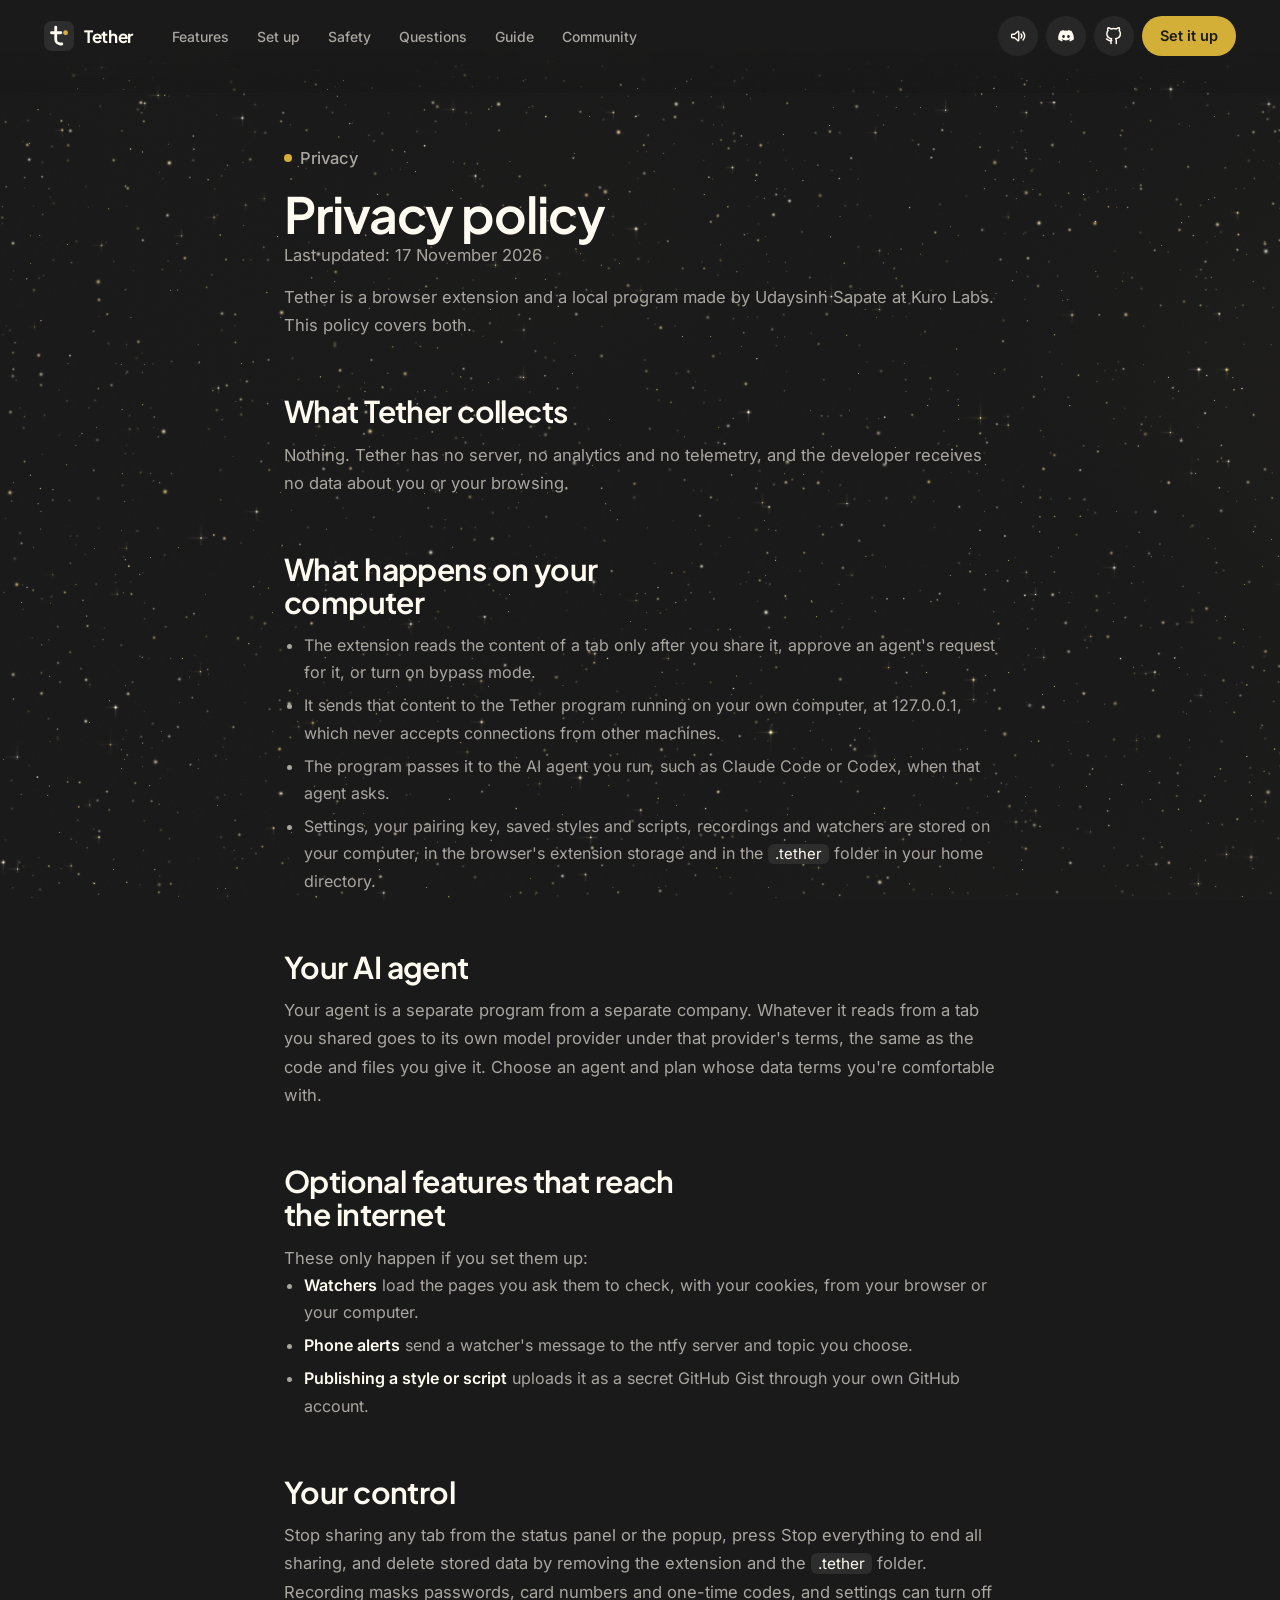
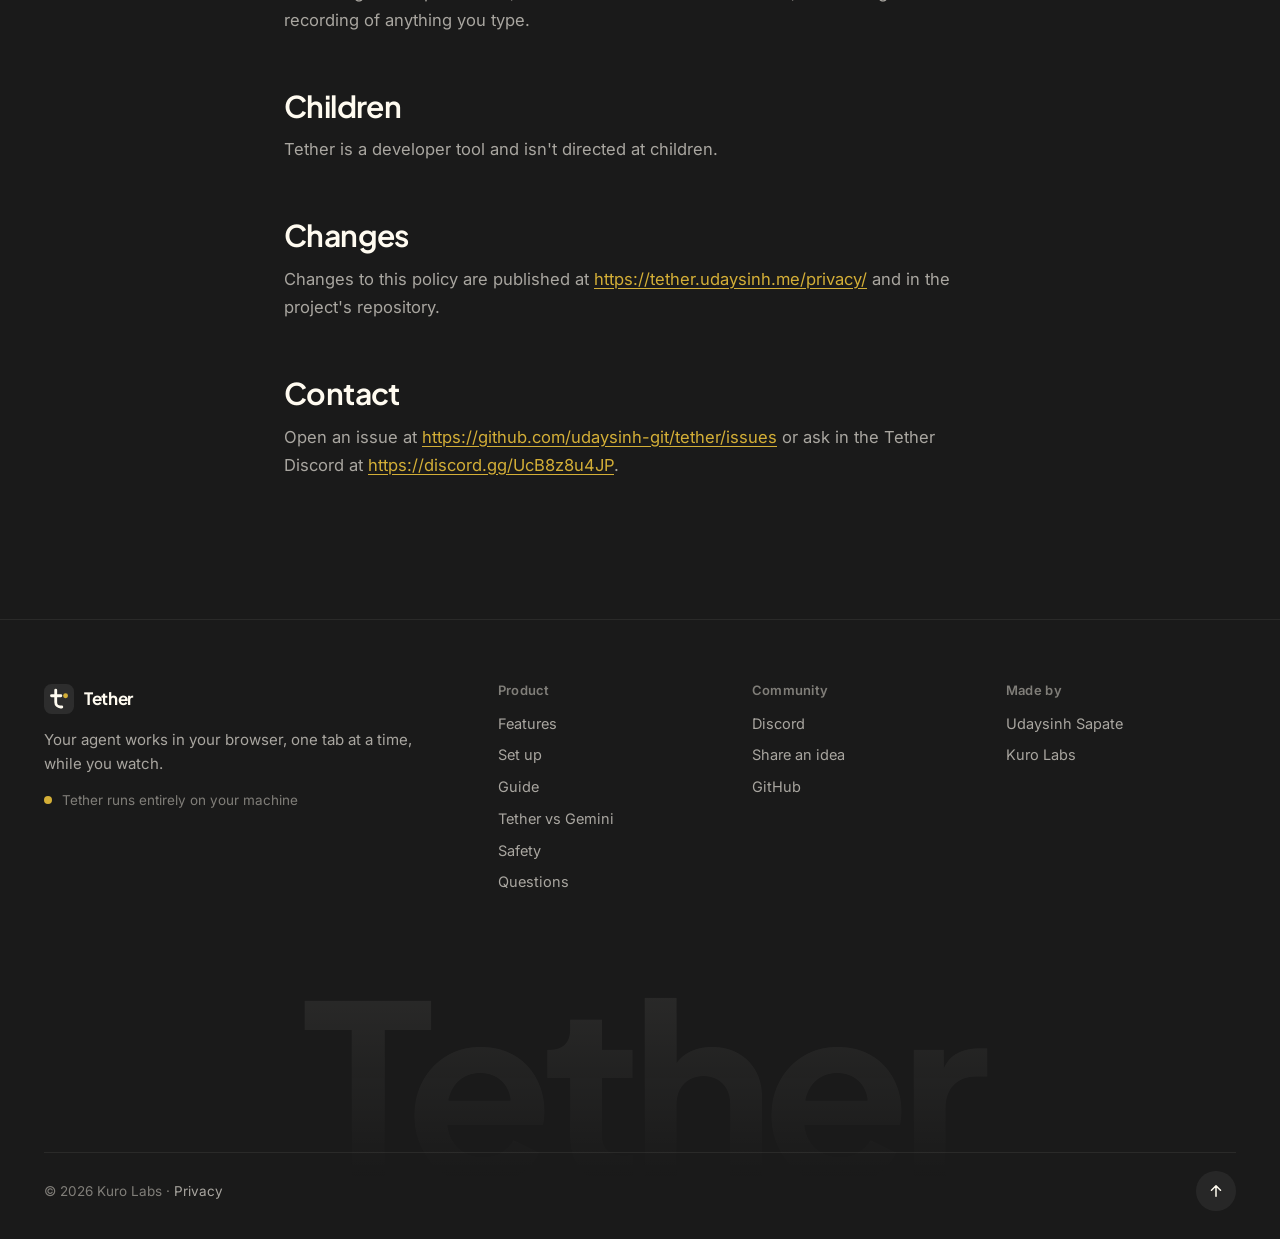
<file: privacy/index.html>
<!doctype html>
<html lang="en">
<head>
<meta charset="utf-8">
<meta name="viewport" content="width=device-width, initial-scale=1">
<title>Privacy policy · Tether</title>
<meta name="description" content="Tether collects no data. It runs on your computer, has no server, and only the AI agent you run sees the tabs you share.">
<meta name="robots" content="index, follow, max-image-preview:large">
<meta name="color-scheme" content="dark">
<meta name="theme-color" content="#1a1a1a">
<link rel="canonical" href="https://tether.udaysinh.me/privacy/">
<link rel="icon" href="/favicon.svg" type="image/svg+xml">
<link rel="icon" href="/favicon.png" sizes="32x32">
<meta property="og:type" content="article">
<meta property="og:site_name" content="Tether">
<meta property="og:title" content="Tether privacy policy">
<meta property="og:description" content="Tether collects no data and has no server.">
<meta property="og:url" content="https://tether.udaysinh.me/privacy/">
<meta property="og:image" content="https://tether.udaysinh.me/assets/og.png?v=1117">
<meta name="twitter:card" content="summary_large_image">
<link rel="preload" href="/assets/fonts/inter.woff2" as="font" type="font/woff2" crossorigin>
<link rel="preload" href="/assets/fonts/jakarta.woff2" as="font" type="font/woff2" crossorigin>
<link rel="stylesheet" href="/assets/site.css?v=6fc8774">
<script src="/assets/sounds.js?v=6fc8774" defer></script>
<script src="/assets/bg.js?v=6fc8774" defer></script>
<script src="/assets/site.js?v=6fc8774" defer></script>
<script type="application/ld+json">{"@context": "https://schema.org", "@type": "WebPage", "name": "Tether privacy policy", "url": "https://tether.udaysinh.me/privacy/", "dateModified": "2026-11-17"}</script>
</head>
<body>
<a class="skip" href="#main">Skip to content</a>
<svg width="0" height="0" style="position:absolute" aria-hidden="true">
  <symbol id="logo" viewBox="0 0 32 32"><rect width="32" height="32" rx="8" fill="#2d2d2d"/><g fill="none" stroke="#fffbf0" stroke-width="3" stroke-linecap="round"><path d="M12.5 6.5V19.5a5 5 0 0 0 5 5h1.5"/><path d="M8 12.5h10"/></g><circle cx="23" cy="12.5" r="2.6" fill="#d4af37"/></symbol>
  <symbol id="i-gh" viewBox="0 0 24 24"><path fill="none" stroke="currentColor" stroke-width="2" stroke-linecap="round" stroke-linejoin="round" d="M15 22v-3.9a3.4 3.4 0 0 0-.9-2.6c3.1-.3 6.4-1.5 6.4-6.9a5.4 5.4 0 0 0-1.5-3.7 5 5 0 0 0-.1-3.8s-1.2-.3-3.9 1.5a13.4 13.4 0 0 0-7 0C5.3.8 4.1 1.1 4.1 1.1a5 5 0 0 0-.1 3.8 5.4 5.4 0 0 0-1.5 3.7c0 5.4 3.3 6.6 6.4 7a3.4 3.4 0 0 0-.9 2.5V22M9 18c-4.5 2-5-2-7-2"/></symbol>
  <symbol id="i-replay" viewBox="0 0 24 24"><path fill="none" stroke="currentColor" stroke-width="2" stroke-linecap="round" stroke-linejoin="round" d="M3 12a9 9 0 1 0 3-6.7L3 8M3 3v5h5"/></symbol>
  <symbol id="i-copy" viewBox="0 0 24 24"><g fill="none" stroke="currentColor" stroke-width="2" stroke-linecap="round" stroke-linejoin="round"><rect x="9" y="9" width="12" height="12" rx="3"/><path d="M5 15V6a3 3 0 0 1 3-3h7"/></g></symbol>
  <symbol id="i-check" viewBox="0 0 24 24"><path fill="none" stroke="currentColor" stroke-width="2.5" stroke-linecap="round" stroke-linejoin="round" d="m5 12.5 4.5 4.5L19 7.5"/></symbol>
  <symbol id="i-chev" viewBox="0 0 24 24"><path fill="none" stroke="currentColor" stroke-width="2" stroke-linecap="round" stroke-linejoin="round" d="m6 9 6 6 6-6"/></symbol>
  <symbol id="i-sound" viewBox="0 0 24 24"><g fill="none" stroke="currentColor" stroke-width="2" stroke-linecap="round" stroke-linejoin="round"><path d="M11 5 6 9H3v6h3l5 4z"/><path class="wave" d="M15.5 8.5a5 5 0 0 1 0 7M18.5 5.5a9 9 0 0 1 0 13"/><path class="cross" d="m16 9 6 6M22 9l-6 6"/></g></symbol>
  <symbol id="i-discord" viewBox="0 0 24 24"><path fill="currentColor" d="M19.3 5.3A16.6 16.6 0 0 0 15.2 4l-.5 1a15.4 15.4 0 0 0-5.4 0L8.8 4a16.5 16.5 0 0 0-4.1 1.3C2 9.2 1.3 13 1.6 16.7a16.7 16.7 0 0 0 5 2.5l1.1-1.7c-.6-.2-1.2-.5-1.7-.8l.4-.3a11.9 11.9 0 0 0 11.2 0l.4.3c-.5.3-1.1.6-1.7.8l1.1 1.7a16.6 16.6 0 0 0 5-2.5c.4-4.3-.7-8-3.1-11.4ZM8.7 14.5c-1 0-1.8-.9-1.8-2s.8-2 1.8-2 1.8.9 1.8 2-.8 2-1.8 2Zm6.6 0c-1 0-1.8-.9-1.8-2s.8-2 1.8-2 1.8.9 1.8 2-.8 2-1.8 2Z"/></symbol>
  <symbol id="i-bell" viewBox="0 0 24 24"><path fill="none" stroke="currentColor" stroke-width="2" stroke-linecap="round" stroke-linejoin="round" d="M6 8a6 6 0 0 1 12 0c0 7 3 9 3 9H3s3-2 3-9M10.3 21a1.9 1.9 0 0 0 3.4 0"/></symbol>
</svg>

<header class="top">
  <div class="top-in">
    <a class="brand" href="/"><svg class="mark" viewBox="0 0 32 32" aria-hidden="true"><rect width="32" height="32" rx="8" fill="#2d2d2d"/><g fill="none" stroke="#fffbf0" stroke-width="3" stroke-linecap="round"><path d="M12.5 6.5V19.5a5 5 0 0 0 5 5h1.5"/><path class="bar" d="M8 12.5h10"/></g><circle class="knot" cx="23" cy="12.5" r="2.6" fill="#d4af37"/></svg>Tether</a>
    <nav class="nav" aria-label="Site">
      <a href="/#demos">Features</a>
      <a href="/#setup">Set up</a>
      <a href="/#safety">Safety</a>
      <a href="/#faq">Questions</a>
      <a href="/guide/">Guide</a>
      <a href="/#community">Community</a>
    </nav>
    <span class="grow"></span>
    <button class="round press" id="mute" type="button" aria-label="Mute sounds" aria-pressed="false"><svg class="spk-ic" viewBox="0 0 24 24" aria-hidden="true"><path class="body" d="M4.5 9.6h2.8l4.4-3.7c.5-.4 1.3 0 1.3.6v11c0 .6-.8 1-1.3.6l-4.4-3.7H4.5a1 1 0 0 1-1-1v-2.8a1 1 0 0 1 1-1z"/><path class="w w1" pathLength="1" d="M16 9.3a4 4 0 0 1 0 5.4"/><path class="w w2" pathLength="1" d="M18.7 6.6a7.8 7.8 0 0 1 0 10.8"/><path class="x x1" pathLength="1" d="M16.2 9.6l4.8 4.8"/><path class="x x2" pathLength="1" d="M21 9.6l-4.8 4.8"/></svg></button>
    <a class="round press" href="https://discord.gg/UcB8z8u4JP" aria-label="Join the KuroLabs Discord" rel="noopener"><svg><use href="#i-discord"/></svg></a>
    <a class="round press" href="https://github.com/udaysinh-git/tether" aria-label="Tether on GitHub"><svg><use href="#i-gh"/></svg></a>
    <a class="pill-btn amber press" href="/#setup">Set it up</a>
  </div>
</header>

<main id="main">
  <article class="article wrap">
    <p class="kicker"><span class="dot"></span>Privacy</p>
    <h1>Privacy policy</h1>
    <p>Last updated: 17 November 2026</p>
    <p>Tether is a browser extension and a local program made by Udaysinh Sapate at Kuro Labs. This policy covers both.</p>
    <h2>What Tether collects</h2>
    <p>Nothing. Tether has no server, no analytics and no telemetry, and the developer receives no data about you or your browsing.</p>
    <h2>What happens on your computer</h2>
    <ul class="plist">
    <li>The extension reads the content of a tab only after you share it, approve an agent's request for it, or turn on bypass mode.</li>
    <li>It sends that content to the Tether program running on your own computer, at 127.0.0.1, which never accepts connections from other machines.</li>
    <li>The program passes it to the AI agent you run, such as Claude Code or Codex, when that agent asks.</li>
    <li>Settings, your pairing key, saved styles and scripts, recordings and watchers are stored on your computer, in the browser's extension storage and in the <code>.tether</code> folder in your home directory.</li>
    </ul>
    <h2>Your AI agent</h2>
    <p>Your agent is a separate program from a separate company. Whatever it reads from a tab you shared goes to its own model provider under that provider's terms, the same as the code and files you give it. Choose an agent and plan whose data terms you're comfortable with.</p>
    <h2>Optional features that reach the internet</h2>
    <p>These only happen if you set them up:</p>
    <ul class="plist">
    <li><b>Watchers</b> load the pages you ask them to check, with your cookies, from your browser or your computer.</li>
    <li><b>Phone alerts</b> send a watcher's message to the ntfy server and topic you choose.</li>
    <li><b>Publishing a style or script</b> uploads it as a secret GitHub Gist through your own GitHub account.</li>
    </ul>
    <h2>Your control</h2>
    <p>Stop sharing any tab from the status panel or the popup, press Stop everything to end all sharing, and delete stored data by removing the extension and the <code>.tether</code> folder. Recording masks passwords, card numbers and one-time codes, and settings can turn off recording of anything you type.</p>
    <h2>Children</h2>
    <p>Tether is a developer tool and isn't directed at children.</p>
    <h2>Changes</h2>
    <p>Changes to this policy are published at <a href="https://tether.udaysinh.me/privacy/">https://tether.udaysinh.me/privacy/</a> and in the project's repository.</p>
    <h2>Contact</h2>
    <p>Open an issue at <a href="https://github.com/udaysinh-git/tether/issues">https://github.com/udaysinh-git/tether/issues</a> or ask in the Tether Discord at <a href="https://discord.gg/UcB8z8u4JP">https://discord.gg/UcB8z8u4JP</a>.</p>
  </article>
</main>

<footer class="foot">
  <div class="wrap">
    <div class="foot-top">
      <div class="foot-brand">
        <a class="brand" href="/"><svg class="mark" viewBox="0 0 32 32" aria-hidden="true"><rect width="32" height="32" rx="8" fill="#2d2d2d"/><g fill="none" stroke="#fffbf0" stroke-width="3" stroke-linecap="round"><path d="M12.5 6.5V19.5a5 5 0 0 0 5 5h1.5"/><path class="bar" d="M8 12.5h10"/></g><circle class="knot" cx="23" cy="12.5" r="2.6" fill="#d4af37"/></svg>Tether</a>
        <p>Your agent works in your browser, one tab at a time, while you watch.</p>
        <p class="foot-status"><span class="dot beat"></span>Tether runs entirely on your machine</p>
      </div>
      <nav class="foot-cols" aria-label="Footer">
        <div><h3>Product</h3><a href="/#demos">Features</a><a href="/#setup">Set up</a><a href="/guide/">Guide</a><a href="/vs/gemini-in-chrome/">Tether vs Gemini</a><a href="/#safety">Safety</a><a href="/#faq">Questions</a></div>
        <div><h3>Community</h3><a href="https://discord.gg/UcB8z8u4JP" rel="noopener">Discord</a><a href="https://discord.gg/UcB8z8u4JP" rel="noopener">Share an idea</a><a href="https://github.com/udaysinh-git/tether">GitHub</a></div>
        <div><h3>Made by</h3><a href="https://udaysinh.me">Udaysinh Sapate</a><a href="https://kurolabs.in">Kuro Labs</a></div>
      </nav>
    </div>
    <div class="foot-word" aria-hidden="true">Tether</div>
    <div class="foot-bottom">
      <span>© 2026 Kuro Labs · <a href="/privacy/">Privacy</a></span>
      <button class="round press" type="button" id="totop" aria-label="Back to top"><svg viewBox="0 0 24 24"><path d="M12 19V5M6 11l6-6 6 6" fill="none" stroke="currentColor" stroke-width="2" stroke-linecap="round" stroke-linejoin="round"/></svg></button>
    </div>
  </div>
</footer>
</body>
</html>
</file>
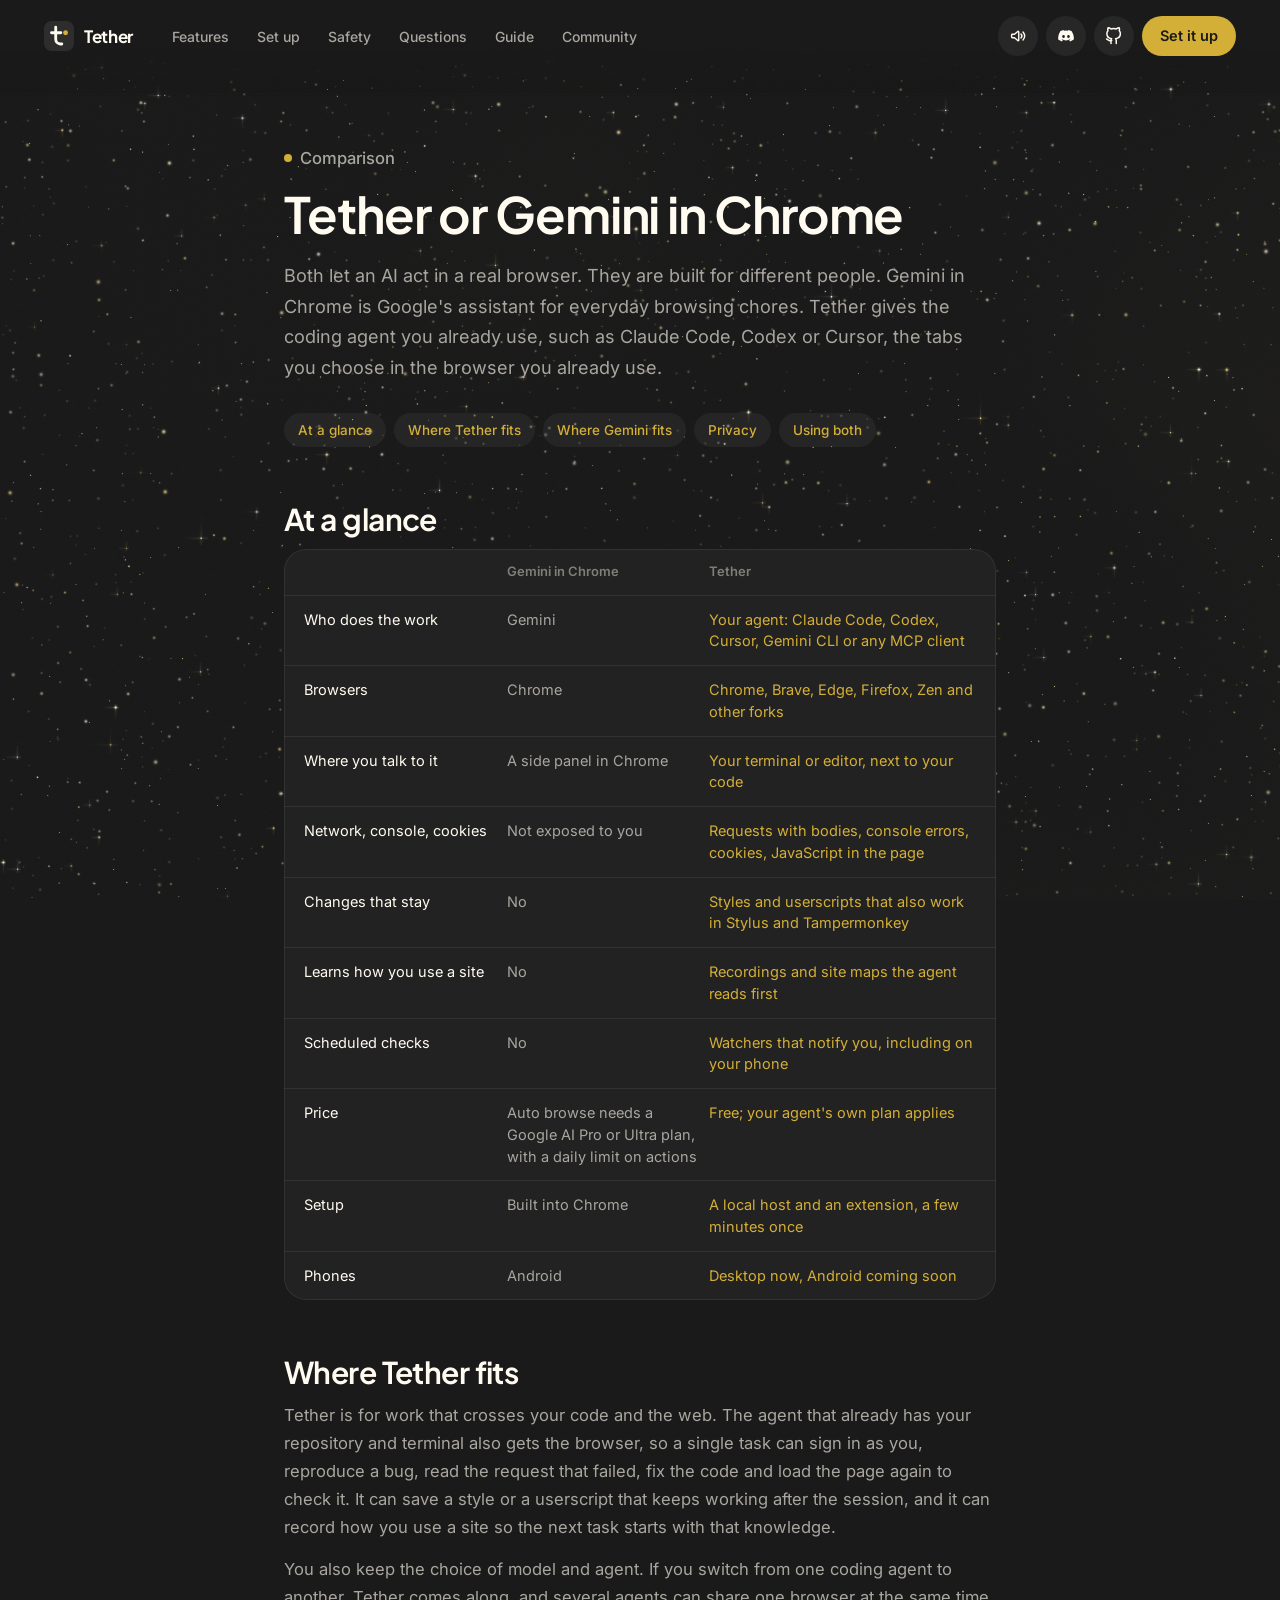
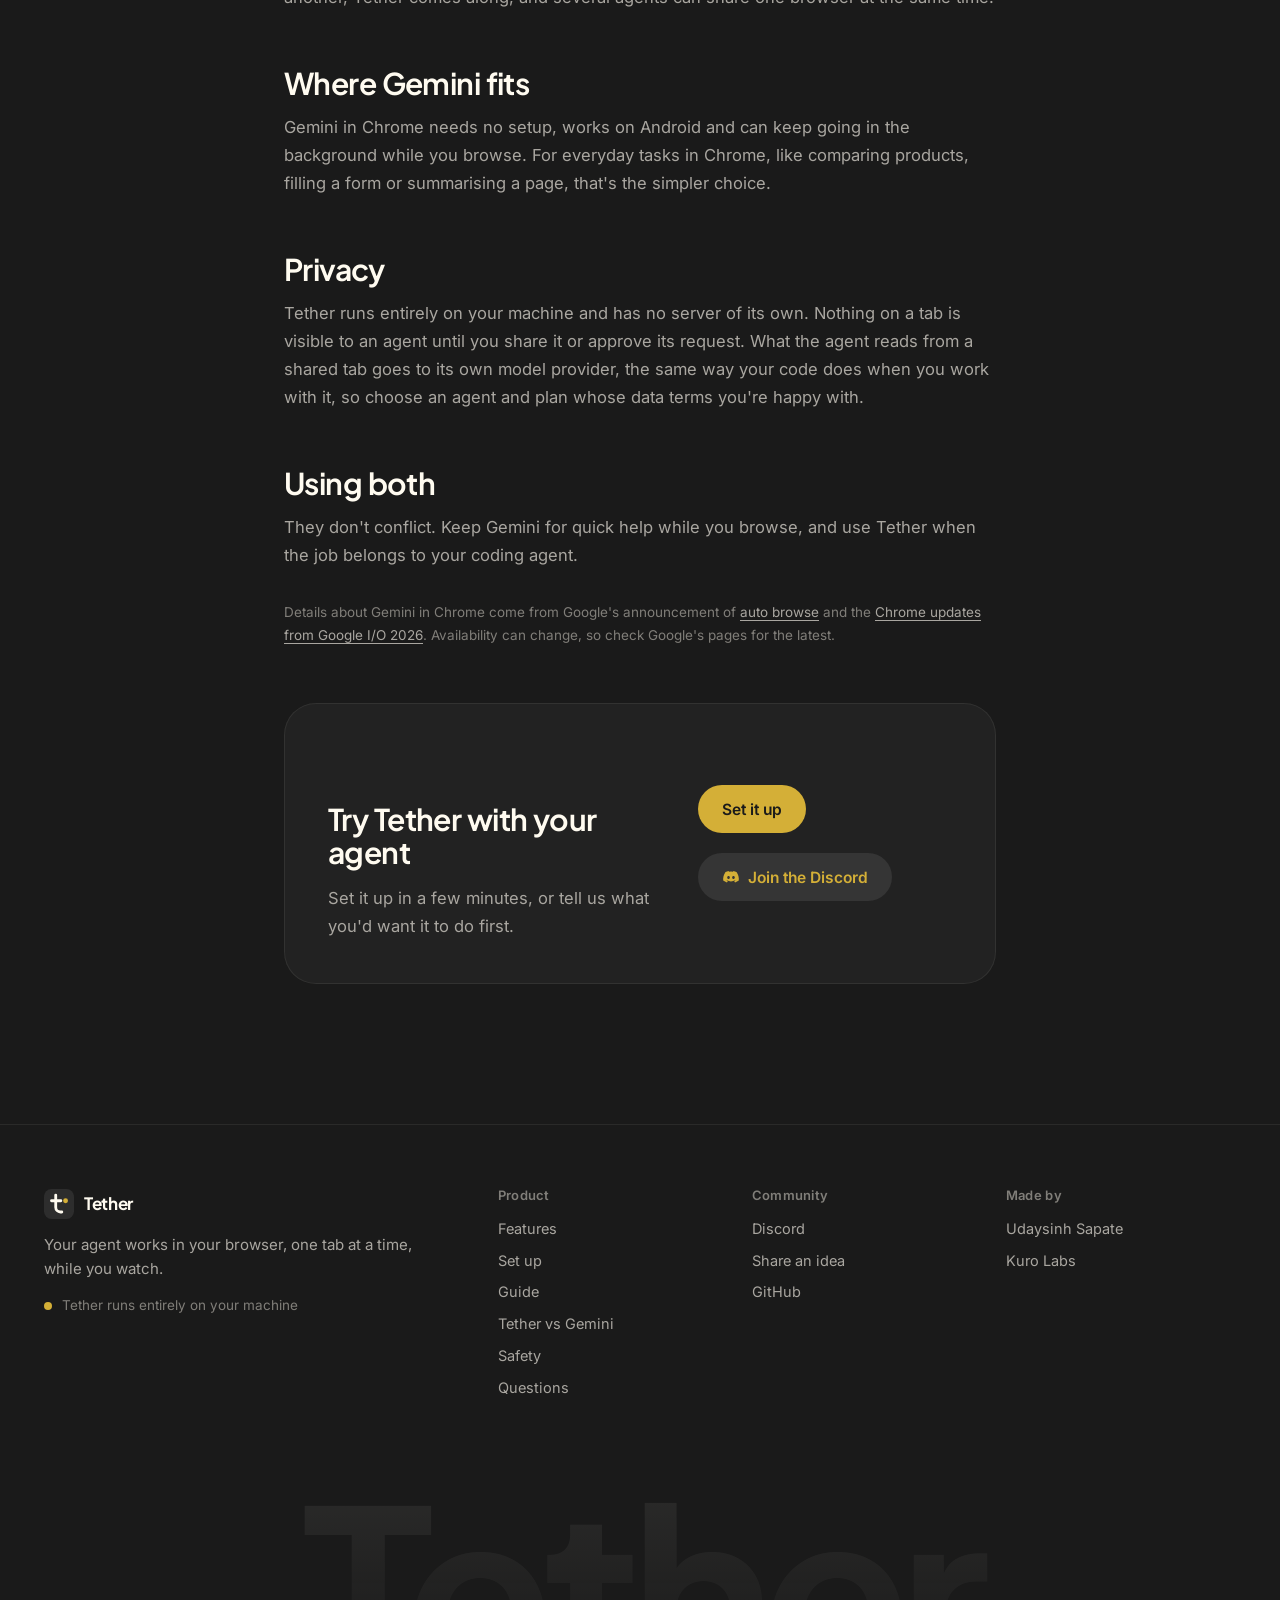
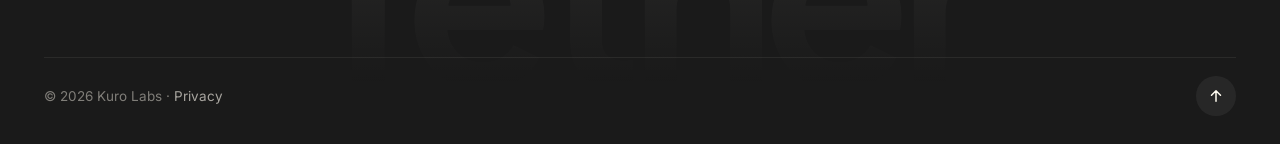
<file: vs/gemini-in-chrome/index.html>
<!doctype html>
<html lang="en">
<head>
<meta charset="utf-8">
<meta name="viewport" content="width=device-width, initial-scale=1">
<title>Tether vs Gemini in Chrome: which AI browser agent fits you</title>
<meta name="description" content="How Tether compares with Gemini in Chrome and auto browse: which agent does the work, browsers, developer tools, lasting changes, price, setup and privacy.">
<meta name="robots" content="index, follow, max-image-preview:large">
<meta name="color-scheme" content="dark">
<meta name="theme-color" content="#1a1a1a">
<link rel="canonical" href="https://tether.udaysinh.me/vs/gemini-in-chrome/">
<link rel="icon" href="/favicon.svg" type="image/svg+xml">
<link rel="icon" href="/favicon.png" sizes="32x32">
<meta property="og:type" content="article">
<meta property="og:site_name" content="Tether">
<meta property="og:title" content="Tether vs Gemini in Chrome">
<meta property="og:description" content="Gemini is Google's assistant in Chrome. Tether gives your own coding agent the tabs you choose, in Chrome or Firefox.">
<meta property="og:url" content="https://tether.udaysinh.me/vs/gemini-in-chrome/">
<meta property="og:image" content="https://tether.udaysinh.me/assets/og.png?v=1117">
<meta name="twitter:card" content="summary_large_image">
<link rel="preload" href="/assets/fonts/inter.woff2" as="font" type="font/woff2" crossorigin>
<link rel="preload" href="/assets/fonts/jakarta.woff2" as="font" type="font/woff2" crossorigin>
<link rel="stylesheet" href="/assets/site.css?v=s0421a">
<script src="/assets/sounds.js?v=6fc8774" defer></script>
<script src="/assets/bg.js?v=6fc8774" defer></script>
<script src="/assets/site.js?v=s0421a" defer></script>
<script type="application/ld+json">{"@context": "https://schema.org", "@graph": [{"@type": "Article", "headline": "Tether or Gemini in Chrome", "author": {"@type": "Person", "name": "Udaysinh Sapate", "url": "https://udaysinh.me"}, "publisher": {"@type": "Organization", "name": "Kuro Labs", "url": "https://kurolabs.in"}, "datePublished": "2026-11-17", "mainEntityOfPage": "https://tether.udaysinh.me/vs/gemini-in-chrome/"}, {"@type": "BreadcrumbList", "itemListElement": [{"@type": "ListItem", "position": 1, "name": "Tether", "item": "https://tether.udaysinh.me/"}, {"@type": "ListItem", "position": 2, "name": "Tether vs Gemini in Chrome", "item": "https://tether.udaysinh.me/vs/gemini-in-chrome/"}]}]}</script>
</head>
<body>
<a class="skip" href="#main">Skip to content</a>
<svg width="0" height="0" style="position:absolute" aria-hidden="true">
  <symbol id="logo" viewBox="0 0 32 32"><rect width="32" height="32" rx="8" fill="#2d2d2d"/><g fill="none" stroke="#fffbf0" stroke-width="3" stroke-linecap="round"><path d="M12.5 6.5V19.5a5 5 0 0 0 5 5h1.5"/><path d="M8 12.5h10"/></g><circle cx="23" cy="12.5" r="2.6" fill="#d4af37"/></symbol>
  <symbol id="i-gh" viewBox="0 0 24 24"><path fill="none" stroke="currentColor" stroke-width="2" stroke-linecap="round" stroke-linejoin="round" d="M15 22v-3.9a3.4 3.4 0 0 0-.9-2.6c3.1-.3 6.4-1.5 6.4-6.9a5.4 5.4 0 0 0-1.5-3.7 5 5 0 0 0-.1-3.8s-1.2-.3-3.9 1.5a13.4 13.4 0 0 0-7 0C5.3.8 4.1 1.1 4.1 1.1a5 5 0 0 0-.1 3.8 5.4 5.4 0 0 0-1.5 3.7c0 5.4 3.3 6.6 6.4 7a3.4 3.4 0 0 0-.9 2.5V22M9 18c-4.5 2-5-2-7-2"/></symbol>
  <symbol id="i-replay" viewBox="0 0 24 24"><path fill="none" stroke="currentColor" stroke-width="2" stroke-linecap="round" stroke-linejoin="round" d="M3 12a9 9 0 1 0 3-6.7L3 8M3 3v5h5"/></symbol>
  <symbol id="i-copy" viewBox="0 0 24 24"><g fill="none" stroke="currentColor" stroke-width="2" stroke-linecap="round" stroke-linejoin="round"><rect x="9" y="9" width="12" height="12" rx="3"/><path d="M5 15V6a3 3 0 0 1 3-3h7"/></g></symbol>
  <symbol id="i-check" viewBox="0 0 24 24"><path fill="none" stroke="currentColor" stroke-width="2.5" stroke-linecap="round" stroke-linejoin="round" d="m5 12.5 4.5 4.5L19 7.5"/></symbol>
  <symbol id="i-chev" viewBox="0 0 24 24"><path fill="none" stroke="currentColor" stroke-width="2" stroke-linecap="round" stroke-linejoin="round" d="m6 9 6 6 6-6"/></symbol>
  <symbol id="i-sound" viewBox="0 0 24 24"><g fill="none" stroke="currentColor" stroke-width="2" stroke-linecap="round" stroke-linejoin="round"><path d="M11 5 6 9H3v6h3l5 4z"/><path class="wave" d="M15.5 8.5a5 5 0 0 1 0 7M18.5 5.5a9 9 0 0 1 0 13"/><path class="cross" d="m16 9 6 6M22 9l-6 6"/></g></symbol>
  <symbol id="i-discord" viewBox="0 0 24 24"><path fill="currentColor" d="M19.3 5.3A16.6 16.6 0 0 0 15.2 4l-.5 1a15.4 15.4 0 0 0-5.4 0L8.8 4a16.5 16.5 0 0 0-4.1 1.3C2 9.2 1.3 13 1.6 16.7a16.7 16.7 0 0 0 5 2.5l1.1-1.7c-.6-.2-1.2-.5-1.7-.8l.4-.3a11.9 11.9 0 0 0 11.2 0l.4.3c-.5.3-1.1.6-1.7.8l1.1 1.7a16.6 16.6 0 0 0 5-2.5c.4-4.3-.7-8-3.1-11.4ZM8.7 14.5c-1 0-1.8-.9-1.8-2s.8-2 1.8-2 1.8.9 1.8 2-.8 2-1.8 2Zm6.6 0c-1 0-1.8-.9-1.8-2s.8-2 1.8-2 1.8.9 1.8 2-.8 2-1.8 2Z"/></symbol>
  <symbol id="i-bell" viewBox="0 0 24 24"><path fill="none" stroke="currentColor" stroke-width="2" stroke-linecap="round" stroke-linejoin="round" d="M6 8a6 6 0 0 1 12 0c0 7 3 9 3 9H3s3-2 3-9M10.3 21a1.9 1.9 0 0 0 3.4 0"/></symbol>
</svg>

<header class="top">
  <div class="top-in">
    <a class="brand" href="/"><svg class="mark" viewBox="0 0 32 32" aria-hidden="true"><rect width="32" height="32" rx="8" fill="#2d2d2d"/><g fill="none" stroke="#fffbf0" stroke-width="3" stroke-linecap="round"><path d="M12.5 6.5V19.5a5 5 0 0 0 5 5h1.5"/><path class="bar" d="M8 12.5h10"/></g><circle class="knot" cx="23" cy="12.5" r="2.6" fill="#d4af37"/></svg>Tether</a>
    <nav class="nav" aria-label="Site">
      <a href="/#demos">Features</a>
      <a href="/#setup">Set up</a>
      <a href="/#safety">Safety</a>
      <a href="/#faq">Questions</a>
      <a href="/guide/">Guide</a>
      <a href="/#community">Community</a>
    </nav>
    <span class="grow"></span>
    <button class="round press" id="mute" type="button" aria-label="Mute sounds" aria-pressed="false"><svg class="spk-ic" viewBox="0 0 24 24" aria-hidden="true"><path class="body" d="M4.5 9.6h2.8l4.4-3.7c.5-.4 1.3 0 1.3.6v11c0 .6-.8 1-1.3.6l-4.4-3.7H4.5a1 1 0 0 1-1-1v-2.8a1 1 0 0 1 1-1z"/><path class="w w1" pathLength="1" d="M16 9.3a4 4 0 0 1 0 5.4"/><path class="w w2" pathLength="1" d="M18.7 6.6a7.8 7.8 0 0 1 0 10.8"/><path class="x x1" pathLength="1" d="M16.2 9.6l4.8 4.8"/><path class="x x2" pathLength="1" d="M21 9.6l-4.8 4.8"/></svg></button>
    <a class="round press" href="https://discord.gg/UcB8z8u4JP" aria-label="Join the KuroLabs Discord" rel="noopener"><svg><use href="#i-discord"/></svg></a>
    <a class="round press" href="https://github.com/udaysinh-git/tether" aria-label="Tether on GitHub"><svg><use href="#i-gh"/></svg></a>
    <a class="pill-btn amber press" href="/#setup">Set it up</a>
  </div>
</header>

<main id="main">
  <article class="article wrap">
    <p class="kicker"><span class="dot"></span>Comparison</p>
    <h1>Tether or Gemini in Chrome</h1>
    <p class="lede-left">Both let an AI act in a real browser. They are built for different people. Gemini in Chrome is Google's assistant for everyday browsing chores. Tether gives the coding agent you already use, such as Claude Code, Codex or Cursor, the tabs you choose in the browser you already use.</p>

    <nav class="toc" aria-label="On this page">
      <a href="#glance">At a glance</a>
      <a href="#tether">Where Tether fits</a>
      <a href="#gemini">Where Gemini fits</a>
      <a href="#privacy">Privacy</a>
      <a href="#both">Using both</a>
    </nav>

    <h2 id="glance">At a glance</h2>
    <div class="table">
      <div class="tr th"><span></span><span>Gemini in Chrome</span><span>Tether</span></div>
      <div class="tr"><span>Who does the work</span><span>Gemini</span><span>Your agent: Claude Code, Codex, Cursor, Gemini CLI or any MCP client</span></div>
      <div class="tr"><span>Browsers</span><span>Chrome</span><span>Chrome, Brave, Edge, Firefox, Zen and other forks</span></div>
      <div class="tr"><span>Where you talk to it</span><span>A side panel in Chrome</span><span>Your terminal or editor, next to your code</span></div>
      <div class="tr"><span>Network, console, cookies</span><span>Not exposed to you</span><span>Requests with bodies, console errors, cookies, JavaScript in the page</span></div>
      <div class="tr"><span>Changes that stay</span><span>No</span><span>Styles and userscripts that also work in Stylus and Tampermonkey</span></div>
      <div class="tr"><span>Learns how you use a site</span><span>No</span><span>Recordings and site maps the agent reads first</span></div>
      <div class="tr"><span>Scheduled checks</span><span>No</span><span>Watchers that notify you, including on your phone</span></div>
      <div class="tr"><span>Price</span><span>Auto browse needs a Google AI Pro or Ultra plan, with a daily limit on actions</span><span>Free; your agent's own plan applies</span></div>
      <div class="tr"><span>Setup</span><span>Built into Chrome</span><span>A local host and an extension, a few minutes once</span></div>
      <div class="tr"><span>Phones</span><span>Android</span><span>Desktop now, Android coming soon</span></div>
    </div>

    <h2 id="tether">Where Tether fits</h2>
    <p>Tether is for work that crosses your code and the web. The agent that already has your repository and terminal also gets the browser, so a single task can sign in as you, reproduce a bug, read the request that failed, fix the code and load the page again to check it. It can save a style or a userscript that keeps working after the session, and it can record how you use a site so the next task starts with that knowledge.</p>
    <p>You also keep the choice of model and agent. If you switch from one coding agent to another, Tether comes along, and several agents can share one browser at the same time.</p>

    <h2 id="gemini">Where Gemini fits</h2>
    <p>Gemini in Chrome needs no setup, works on Android and can keep going in the background while you browse. For everyday tasks in Chrome, like comparing products, filling a form or summarising a page, that's the simpler choice.</p>

    <h2 id="privacy">Privacy</h2>
    <p>Tether runs entirely on your machine and has no server of its own. Nothing on a tab is visible to an agent until you share it or approve its request. What the agent reads from a shared tab goes to its own model provider, the same way your code does when you work with it, so choose an agent and plan whose data terms you're happy with.</p>

    <h2 id="both">Using both</h2>
    <p>They don't conflict. Keep Gemini for quick help while you browse, and use Tether when the job belongs to your coding agent.</p>

    <p class="src">Details about Gemini in Chrome come from Google's announcement of <a href="https://blog.google/products-and-platforms/products/chrome/gemini-3-auto-browse/">auto browse</a> and the <a href="https://developer.chrome.com/blog/chrome-at-io26">Chrome updates from Google I/O 2026</a>. Availability can change, so check Google's pages for the latest.</p>

    <div class="join inview" style="margin-top:56px">
      <div>
        <h2>Try Tether with your agent</h2>
        <p class="sub">Set it up in a few minutes, or tell us what you'd want it to do first.</p>
      </div>
      <div class="join-side">
        <a class="pill-btn gold big press" href="/#setup">Set it up</a>
        <a class="pill-btn big press" href="https://discord.gg/UcB8z8u4JP" rel="noopener"><svg width="18" height="18"><use href="#i-discord"/></svg>Join the Discord</a>
      </div>
    </div>
  </article>
</main>

<footer class="foot">
  <div class="wrap">
    <div class="foot-top">
      <div class="foot-brand">
        <a class="brand" href="/"><svg class="mark" viewBox="0 0 32 32" aria-hidden="true"><rect width="32" height="32" rx="8" fill="#2d2d2d"/><g fill="none" stroke="#fffbf0" stroke-width="3" stroke-linecap="round"><path d="M12.5 6.5V19.5a5 5 0 0 0 5 5h1.5"/><path class="bar" d="M8 12.5h10"/></g><circle class="knot" cx="23" cy="12.5" r="2.6" fill="#d4af37"/></svg>Tether</a>
        <p>Your agent works in your browser, one tab at a time, while you watch.</p>
        <p class="foot-status"><span class="dot beat"></span>Tether runs entirely on your machine</p>
      </div>
      <nav class="foot-cols" aria-label="Footer">
        <div><h3>Product</h3><a href="/#demos">Features</a><a href="/#setup">Set up</a><a href="/guide/">Guide</a><a href="/vs/gemini-in-chrome/">Tether vs Gemini</a><a href="/#safety">Safety</a><a href="/#faq">Questions</a></div>
        <div><h3>Community</h3><a href="https://discord.gg/UcB8z8u4JP" rel="noopener">Discord</a><a href="https://discord.gg/UcB8z8u4JP" rel="noopener">Share an idea</a><a href="https://github.com/udaysinh-git/tether">GitHub</a></div>
        <div><h3>Made by</h3><a href="https://udaysinh.me">Udaysinh Sapate</a><a href="https://kurolabs.in">Kuro Labs</a></div>
      </nav>
    </div>
    <div class="foot-word" aria-hidden="true">Tether</div>
    <div class="foot-bottom">
      <span>© 2026 Kuro Labs · <a href="/privacy/">Privacy</a></span>
      <button class="round press" type="button" id="totop" aria-label="Back to top"><svg viewBox="0 0 24 24"><path d="M12 19V5M6 11l6-6 6 6" fill="none" stroke="currentColor" stroke-width="2" stroke-linecap="round" stroke-linejoin="round"/></svg></button>
    </div>
  </div>
</footer>
</body>
</html>
</file>
<file: assets/site.css>
/* Tether site. The look and the motion follow Bencho (bencho.dev): a near
   black ground, big soft cards that each hold a live interaction, pill
   controls that press in and spring back, and words that rise out of a
   blur. Amber is Tether's one signal colour: an agent can use this. */

@font-face { font-family: "Inter"; src: url("fonts/inter.woff2") format("woff2"); font-weight: 100 900; font-display: swap; }
@font-face { font-family: "Jakarta"; src: url("fonts/jakarta.woff2") format("woff2"); font-weight: 200 800; font-display: swap; }

:root {
  --bg: #1a1a1a;
  --card: #222222;
  --card-2: #2d2d2d;
  --raised: #353535;
  --raised-2: #3d3d3d;
  --line: rgb(255 251 240 / 0.07);
  --text: #fffbf0;
  --text-2: #a9a6a0;
  --text-3: #807e79;
  --gold: #d4af37;
  --gold-hover: #e0bf55;
  --gold-ink: #1a1a1a;
  --gold-soft: rgb(212 175 55 / 0.14);
  --coral: #e0806b;
  --green: #7fbf8e;
  --font: "Inter", system-ui, "Segoe UI", -apple-system, sans-serif;
  --head: "Jakarta", var(--font);
  --spring: linear(0, 0.051, 0.15, 0.264, 0.375, 0.464, 0.553, 0.63, 0.695, 0.742, 0.788, 0.826, 0.857, 0.883, 0.901, 0.919, 0.934, 0.946, 0.954, 0.963, 0.969, 0.975, 0.979, 0.983, 0.986, 0.988, 0.99, 0.992, 0.993, 0.995, 0.996, 0.996, 0.997, 0.998, 0.998, 0.998, 0.999, 0.999, 0.999, 0.999, 1);
  --settle: linear(0, 0.026, 0.085, 0.165, 0.246, 0.338, 0.429, 0.514, 0.585, 0.655, 0.718, 0.766, 0.813, 0.852, 0.885, 0.909, 0.931, 0.949, 0.963, 0.973, 0.982, 0.989, 0.993, 0.997, 0.999, 1.001, 1.002, 1.003, 1.003, 1.003, 1.003, 1.003, 1.003, 1.002, 1.002, 1.002, 1.002, 1.001, 1.001, 1.001, 1);
  --island: linear(0, 0.046, 0.137, 0.252, 0.377, 0.501, 0.616, 0.717, 0.804, 0.874, 0.93, 0.976, 1.005, 1.024, 1.035, 1.04, 1.041, 1.04, 1.036, 1.031, 1.026, 1.02, 1.015, 1.011, 1.008, 1.005, 1.003, 1.001, 1, 0.999, 0.999, 0.998, 0.998, 0.998, 0.999, 0.999, 0.999, 0.999, 0.999, 1, 1);
  --pop: linear(0, 0.096, 0.292, 0.534, 0.774, 0.977, 1.137, 1.22, 1.248, 1.233, 1.188, 1.13, 1.064, 1.012, 0.973, 0.949, 0.939, 0.941, 0.951, 0.966, 0.981, 0.994, 1.005, 1.012, 1.015, 1.015, 1.013, 1.009, 1.006, 1.002, 0.999, 0.997, 0.996, 0.996, 0.997, 0.998, 0.998, 0.999, 1, 1.001, 1);
  --press: cubic-bezier(0.28, 1.4, 0.36, 1);
  --out: cubic-bezier(0.22, 1, 0.36, 1);
  color-scheme: dark;
}

* { box-sizing: border-box; }
/* Text on the site can't be selected or copied. The setup commands still
   copy through their own Copy buttons. */
html { -webkit-user-select: none; user-select: none; -webkit-touch-callout: none; }
img, svg { -webkit-user-drag: none; }
html { scroll-behavior: smooth; scroll-padding-top: 84px; }
body {
  margin: 0; background: var(--bg); color: var(--text);
  font: 400 15px/1.5 var(--font);
  font-feature-settings: "cv11", "ss03";
  -webkit-font-smoothing: antialiased;
}
h1, h2, h3, p, ul, ol, figure { margin: 0; }
img, svg { display: block; }
a { color: inherit; }
button { font: inherit; color: inherit; border: 0; background: none; cursor: pointer; padding: 0; }
:focus-visible { outline: 2px solid var(--gold); outline-offset: 3px; border-radius: 10px; }
.skip { position: absolute; left: -999px; top: 8px; z-index: 50; background: var(--card); padding: 8px 14px; border-radius: 999px; }
.skip:focus { left: 8px; }

/* pressable: in quickly, back with a little overshoot */
.press { transition: background-color 0.15s, color 0.15s, opacity 0.14s, scale 0.2s var(--press); }
.press:active { scale: 0.96; transition-duration: 0.15s, 0.15s, 0.14s, 0.09s; }

/* ---------------------------------------------------------------- header */
.top { position: sticky; top: 0; z-index: 30; }
.top::before {
  content: ""; position: absolute; inset: 0 0 -24px; pointer-events: none;
  background: linear-gradient(var(--bg) 40%, rgb(26 26 26 / 0));
  backdrop-filter: blur(10px); -webkit-mask: linear-gradient(#000 55%, transparent);
  mask: linear-gradient(#000 55%, transparent);
}
.top-in { position: relative; display: flex; align-items: center; gap: 8px; height: 72px; max-width: 1240px; margin: 0 auto; padding: 0 24px; }
.brand { display: flex; align-items: center; gap: 10px; text-decoration: none; font: 700 17px/1 var(--head); letter-spacing: -0.02em; margin-right: 18px; }
.brand .mark { width: 30px; height: 30px; overflow: visible; }
/* The mark's crossbar stretches out to touch the gold dot, which is tugged in. */
.mark .bar { transform-box: fill-box; transform-origin: 0 50%; transition: scale 0.55s var(--settle); }
.mark .knot { transform-box: fill-box; transform-origin: center; transition: translate 0.6s var(--pop), scale 0.45s var(--press); }
.brand:hover .mark .bar { scale: 1.22 1; }
.brand:hover .mark .knot { translate: -0.7px 0; scale: 1.12; transition-delay: 0.06s; }
.nav { display: flex; gap: 2px; }
.nav a { display: inline-flex; align-items: center; height: 36px; padding: 0 13px; border-radius: 999px; color: var(--text-2); text-decoration: none; font-size: 14px; font-weight: 500; }
.nav a:hover { background: rgb(255 251 240 / 0.06); color: var(--text); }
.top .grow { flex: 1; }
.round { display: grid; place-items: center; width: 40px; height: 40px; border-radius: 50%; background: rgb(255 251 240 / 0.06); color: var(--text); }
.round:hover { background: rgb(255 251 240 / 0.1); }
.round svg { width: 18px; height: 18px; transition: scale 0.2s var(--press); }
/* Sound switch: muting retracts the waves and draws a small cross in their place. */
#mute { transition: color 0.3s, background-color 0.15s, scale 0.2s var(--press); }
#mute.off { color: var(--text-3); }
.spk-ic { overflow: visible; fill: none; stroke: currentColor; stroke-width: 1.9; stroke-linecap: round; stroke-linejoin: round; }
.spk-ic .body { transform-box: fill-box; transform-origin: 70% 50%; }
.spk-ic .w { stroke-dasharray: 1 1; stroke-dashoffset: 0; transition: stroke-dashoffset 0.4s var(--out), opacity 0.3s; }
.spk-ic .w2 { transition-delay: 0.05s; }
#mute.off .w { stroke-dashoffset: 1; opacity: 0; }
#mute.off .w1 { transition-delay: 0.05s; }
#mute.off .w2 { transition-delay: 0s; }
.spk-ic .x { stroke-dasharray: 1 1; stroke-dashoffset: 1; opacity: 0; transition: stroke-dashoffset 0.35s var(--out), opacity 0.2s; }
#mute.off .x { stroke-dashoffset: 0; opacity: 1; transition-delay: 0.18s; }
#mute.off .x2 { transition-delay: 0.26s; }
#mute .body.bump { animation: spk-bump 0.5s var(--pop); }
@keyframes spk-bump { 40% { scale: 0.86; } }
.round:hover svg { scale: 1.06; }
.pill-btn { display: inline-flex; align-items: center; gap: 8px; height: 40px; padding: 0 18px; border-radius: 999px; font-weight: 600; font-size: 14.5px; text-decoration: none; background: var(--raised); color: var(--text); }
.pill-btn:hover { background: var(--raised-2); }
.pill-btn.amber { background: var(--gold); color: var(--gold-ink); }
.pill-btn.amber:hover { background: var(--gold-hover); }
.pill-btn.big { height: 48px; padding: 0 24px; font-size: 15.5px; }
@media (max-width: 760px) { .nav { display: none; } }

/* ---------------------------------------------------------------- hero */
.hero { position: relative; text-align: center; padding: 96px 24px 72px; overflow: hidden; }
.hero > :not(canvas) { position: relative; z-index: 1; }
.hero h1 { font: 650 clamp(40px, 6vw, 68px)/1.06 var(--head); letter-spacing: -0.026em; max-width: 13ch; margin: 0 auto; }
.lede { max-width: 34em; margin: 22px auto 0; font-size: 17.5px; line-height: 1.55; color: var(--text-2); }
.lede b { font-weight: 500; color: var(--text); }
.agents { display: flex; flex-wrap: wrap; justify-content: center; gap: 8px; margin: 30px auto 0; }
.agents span { display: inline-flex; align-items: center; gap: 8px; height: 34px; padding: 0 14px; border-radius: 999px; background: rgb(255 251 240 / 0.05); color: var(--text-2); font-size: 13.5px; font-weight: 500; }
.agents span i { width: 7px; height: 7px; border-radius: 50%; background: var(--text-3); }
.agents span.on i { background: var(--gold); }
.hero .actions { display: flex; flex-wrap: wrap; justify-content: center; gap: 10px; margin-top: 34px; }
.hero .film { margin: 56px auto 0; max-width: 1040px; border-radius: 16px; overflow: hidden; box-shadow: 0 0 0 1px rgb(255 251 240 / 0.1), 0 24px 60px rgb(0 0 0 / 0.35); background: #141414; aspect-ratio: 16 / 9; }
.hero .film { position: relative; cursor: pointer; }
.hero .film figcaption { position: absolute; left: 14px; bottom: 12px; padding: 5px 10px; border-radius: 8px; background: rgb(26 26 26 / 0.78); color: var(--text-2, #a9a6a0); font-size: 12.5px; pointer-events: none; transition: opacity .3s; }
.hero .film.sound figcaption { opacity: 0; }
.hero .film video { display: block; width: 100%; height: 100%; object-fit: cover; }
.hero .note { margin-top: 22px; color: var(--text-3); font-size: 14px; }

/* words rise out of a blur, one after another */
.reveal .ch { display: inline-block; will-change: transform; }
.reveal .w { display: inline-block; opacity: 0; animation: word 0.9s var(--out) forwards; animation-delay: calc(var(--i) * 55ms + 80ms); }
@keyframes word { from { opacity: 0; transform: translateY(0.35em); filter: blur(10px); } to { opacity: 1; transform: none; filter: blur(0); } }
.rise { animation: rise 0.9s var(--out) backwards; animation-delay: var(--d, 0s); }
@keyframes rise { from { opacity: 0; transform: translateY(12px); filter: blur(6px); } }

/* ---------------------------------------------------------------- chips + grid */
.wrap { max-width: 1240px; margin: 0 auto; padding: 0 24px; }
.chips { display: flex; flex-wrap: wrap; gap: 8px; margin-bottom: 18px; }
.chip { height: 40px; padding: 0 16px; border-radius: 999px; background: rgb(255 251 240 / 0.05); color: #bdbab2; font-weight: 500; font-size: 14px; transition: background-color 0.16s, color 0.16s, scale 0.2s var(--out); }
.chip:hover { background: rgb(255 251 240 / 0.09); color: var(--text); }
.chip[aria-pressed="true"] { background: var(--gold); color: var(--gold-ink); }
.chip:active { scale: 0.96; }

.grid { display: grid; grid-template-columns: repeat(3, minmax(0, 1fr)); gap: 18px; }
@media (max-width: 1020px) { .grid { grid-template-columns: repeat(2, minmax(0, 1fr)); } }
@media (max-width: 680px) { .grid { grid-template-columns: 1fr; } }
.card {
  position: relative; display: flex; flex-direction: column;
  min-height: 420px; border-radius: 30px; background: var(--card);
  box-shadow: inset 0 0 0 1px var(--line);
  overflow: hidden; isolation: isolate;
  transition: opacity 0.3s var(--out), scale 0.4s var(--spring), filter 0.3s;
}
.card.tall { grid-row: span 2; }
.card.wide { grid-column: span 2; }
@media (max-width: 680px) { .card.wide { grid-column: auto; } }
.card.hidden { display: none; }
.stage { flex: 1; display: grid; place-items: center; padding: 34px 26px 10px; position: relative; }
.cap { display: flex; align-items: center; gap: 8px; padding: 14px 16px 16px; }
.cap .name { height: 36px; display: inline-flex; align-items: center; padding: 0 15px; border-radius: 999px; background: var(--card-2); color: #d9d5cb; font-size: 14px; font-weight: 500; }
.cap .grow { flex: 1; }
.cap .round { width: 38px; height: 38px; background: var(--card-2); }
.cap .round:hover { background: var(--raised); }
.cap .round svg { width: 16px; height: 16px; }
.card .veil { position: absolute; left: 0; right: 0; bottom: 64px; padding: 34px 24px 10px; background: linear-gradient(rgb(33 33 33 / 0), var(--card) 45%); z-index: 2; color: var(--text-2); font-size: 14px; line-height: 1.5; opacity: 0; transform: translateY(6px); transition: opacity 0.25s var(--out), transform 0.35s var(--out); pointer-events: none; text-align: center; }
.card:hover .veil, .card:focus-within .veil { opacity: 1; transform: none; }


/* ---------------------------------------------------------------- shared mini UI */
.mini { width: 100%; max-width: 330px; border-radius: 22px; background: var(--card-2); box-shadow: inset 0 0 0 1px var(--line); padding: 16px; }
.mini .t { font-weight: 600; font-size: 14.5px; letter-spacing: -0.01em; }
.mini .s { color: var(--text-2); font-size: 13px; }
.btn { height: 38px; padding: 0 16px; border-radius: 999px; background: var(--raised); font-weight: 500; font-size: 14px; }
.btn:hover { background: var(--raised-2); }
.btn.amber { background: var(--gold); color: var(--gold-ink); font-weight: 600; }
.btn.amber:hover { background: var(--gold-hover); }
.dot { position: relative; flex: none; display: inline-block; width: 8px; height: 8px; border-radius: 50%; background: var(--gold); }
.dot.coral { background: var(--coral); }
.dot.grey { background: var(--text-3); }
@keyframes beat { 0% { opacity: 0.5; scale: 1; } 70%, 100% { opacity: 0; scale: 2.8; } }

/* 1 · share */
.share { display: grid; gap: 14px; transition: height 0.54s var(--island); overflow: hidden; }
.share .page { display: flex; gap: 10px; align-items: center; }
.share .fav { width: 28px; height: 28px; border-radius: 9px; background: linear-gradient(135deg, #3a3a3a, #2d2d2d); display: grid; place-items: center; font: 700 12px/1 var(--head); color: var(--text-2); }
.share .go { width: 100%; height: 44px; font-size: 14.5px; }
.share .live { display: grid; gap: 4px; }
.share .live .head { display: flex; align-items: center; gap: 8px; font-weight: 600; font-size: 14px; }
.share .live .what { color: var(--text-2); font-size: 13px; padding-left: 16px; min-height: 20px; }
.share .row { display: flex; gap: 8px; }
.share .row .btn { flex: 1; }
.swap-in { animation: swap 0.42s var(--spring) backwards; }
@keyframes swap { from { opacity: 0; transform: translateY(8px) scale(0.98); filter: blur(6px); } }
.word-in { animation: rise 0.4s var(--spring) backwards; }

/* 2 · island: the shape springs, the content holds its final layout */
.island-wrap { display: grid; place-items: center; width: 100%; min-height: 150px; }
.island {
  display: flex; justify-content: flex-end; align-items: flex-start; overflow: hidden;
  border-radius: 999px; background: #141414; max-width: 100%;
  box-shadow: inset 0 0 0 1px rgb(255 251 240 / 0.1);
  font-size: 13px;
}
.island .in { flex: none; display: flex; align-items: center; gap: 10px; padding: 7px 7px 7px 14px; box-sizing: border-box; max-width: 340px; }
.island .lines { min-width: 0; text-align: left; }
.island .t { font-weight: 600; white-space: nowrap; }
.island .s { color: var(--text-2); white-space: nowrap; overflow: hidden; text-overflow: ellipsis; }
.island.ask { border-radius: 24px; }
.island.ask .in { align-items: flex-start; padding: 13px 10px 13px 16px; }
.island.ask .s { white-space: normal; color: var(--text); max-width: 190px; margin-top: 3px; }
.island.ask .dot { margin-top: 5px; }
.island .btns { display: flex; gap: 6px; flex: none; }
.island .btn { height: 32px; padding: 0 13px; font-size: 13px; flex: none; white-space: nowrap; }

/* 3 · cursor */
.desk { position: relative; width: 100%; max-width: 330px; height: 230px; border-radius: 20px; background: #d6d1c8; color: #1d1b18; overflow: hidden; padding: 20px; box-shadow: inset 0 0 0 1px rgb(0 0 0 / 0.06); }
.desk h4 { margin: 0 0 4px; font: 700 18px/1.2 var(--head); letter-spacing: -0.02em; }
.desk p { margin: 0 0 14px; font-size: 12.5px; color: #6b665e; }
.desk .fields { display: grid; gap: 8px; }
.desk .field { height: 32px; border-radius: 9px; background: rgb(255 255 255 / 0.32); box-shadow: inset 0 0 0 1px rgb(0 0 0 / 0.12); display: flex; align-items: center; padding: 0 10px; font-size: 12.5px; color: #3a3a3a; overflow: hidden; white-space: nowrap; }
.desk .field.hl { box-shadow: inset 0 0 0 1px rgb(0 0 0 / 0.12), 0 0 0 2px var(--gold); }
.desk .send { position: absolute; right: 20px; bottom: 18px; height: 32px; padding: 0 14px; border-radius: 9px; background: #1d1b18; color: #fffbf0; font-size: 12.5px; font-weight: 600; display: grid; place-items: center; transition: scale 0.2s var(--press); }
.desk .send.down { scale: 0.94; }
.desk .caret { display: inline-block; width: 1px; height: 14px; background: #1d1b18; margin-left: 1px; animation: blink 1s steps(1) infinite; }
@keyframes blink { 50% { opacity: 0; } }
.agent-cur { position: absolute; left: 0; top: 0; pointer-events: none; transition: transform 0.7s var(--out); z-index: 2; }
.agent-cur .body { transform-origin: 2px 2px; }
.agent-cur .tag { position: absolute; left: 12px; top: 17px; padding: 3px 9px; border-radius: 999px; background: var(--gold); color: var(--gold-ink); font: 600 11px/1.4 var(--font); white-space: nowrap; }
.ring { position: absolute; width: 30px; height: 30px; margin: -15px 0 0 -15px; border-radius: 50%; box-shadow: 0 0 0 2px var(--gold); pointer-events: none; animation: ring 0.55s var(--out) forwards; }
@keyframes ring { from { transform: scale(0.3); opacity: 1; } to { transform: scale(1.5); opacity: 0; } }

/* 4 · switches */
.toggles { display: grid; gap: 4px; width: 100%; max-width: 330px; }
.toggle-row { display: flex; align-items: center; gap: 14px; padding: 10px 12px; border-radius: 16px; transition: background-color 0.15s; cursor: pointer; text-align: left; width: 100%; }
.toggle-row:hover { background: var(--card-2); }
.toggle-row .grow { flex: 1; min-width: 0; }
.toggle-row .t { font-weight: 500; font-size: 14px; }
.toggle-row .s { color: var(--text-2); font-size: 12.5px; }
.switch { --w: 46px; --h: 28px; --d: 22px; position: relative; flex: none; width: var(--w); height: var(--h); border-radius: 999px; background: var(--raised); transition: background-color 0.24s var(--out), scale 0.2s var(--press); }
.switch::after { content: ""; position: absolute; top: 3px; left: 3px; width: var(--d); height: var(--d); border-radius: 50%; background: #a9a6a0; box-shadow: 0 1px 3px rgb(0 0 0 / 0.4); transition: translate 0.65s var(--settle), background-color 0.24s var(--out), scale 0.5s var(--spring); }
.toggle-row:hover .switch::after { scale: 1.06; }
.switch.on { background: var(--gold); }
.switch.on::after { translate: calc(var(--w) - var(--h)) 0; background: #fffbf0; }
.toggle-row:active .switch { scale: 0.95; }

/* 5 · prompt */
.prompt { display: grid; gap: 12px; }
.prompt .who { display: flex; gap: 11px; align-items: center; }
.prompt .badge { position: relative; width: 34px; height: 34px; border-radius: 50%; background: var(--gold-soft); color: var(--gold); display: grid; place-items: center; font: 700 13px/1 var(--head); flex: none; }
.prompt .badge .dot { position: absolute; right: -1px; bottom: -1px; box-shadow: 0 0 0 3px var(--card-2); }
.prompt .reason { background: var(--card); border-radius: 14px; padding: 9px 12px; font-size: 13px; box-shadow: inset 0 0 0 1px var(--line); }
.prompt .row { display: flex; gap: 8px; justify-content: flex-end; }
.prompt .done { display: flex; align-items: center; gap: 10px; font-weight: 600; font-size: 14px; }
.check { width: 30px; height: 30px; border-radius: 50%; background: var(--gold); color: var(--gold-ink); display: grid; place-items: center; animation: pop 0.75s var(--pop) backwards; }
.check path { stroke-dasharray: 20; stroke-dashoffset: 20; animation: draw 0.35s 0.15s var(--out) forwards; }
@keyframes pop { from { scale: 0.4; opacity: 0; } }
@keyframes draw { to { stroke-dashoffset: 0; } }

/* 6 · hub */
.hub { width: 100%; max-width: 640px; height: 260px; position: relative; }
.hub svg.lines { position: absolute; inset: 0; width: 100%; height: 100%; overflow: visible; }
.hub .spoke { stroke: rgb(255 251 240 / 0.12); stroke-width: 1; transition: stroke 0.25s, opacity 0.25s; }
.hub .spoke.hot { stroke: rgb(212 175 55 / 0.8); }
.hub.picking .spoke:not(.hot) { opacity: 0.35; }
.hub .packet { stroke: var(--gold); stroke-width: 2; stroke-linecap: round; fill: none; }
.hub .node { position: absolute; transform: translate(-50%, -50%); height: 32px; padding: 0 12px; border-radius: 999px; display: inline-flex; align-items: center; gap: 7px; background: var(--card-2); box-shadow: inset 0 0 0 1px var(--line); font-size: 12.5px; font-weight: 500; color: #d9d5cb; white-space: nowrap; transition: opacity 0.25s, scale 0.3s var(--press), background-color 0.2s; cursor: default; }
.hub .node:hover { scale: 1.05; background: var(--raised); }
.hub.picking .node:not(.hot):not(.core) { opacity: 0.45; }
.hub .core { height: 52px; padding: 0 18px; background: #141414; box-shadow: inset 0 0 0 1px rgb(255 251 240 / 0.1); font: 700 14px/1 var(--head); color: var(--text); gap: 9px; }
.hub .core svg { width: 22px; height: 22px; }
.hub .core.nudge { animation: nudge 0.6s var(--pop); }
@keyframes nudge { 40% { scale: 1.08; } }

/* 7 · network */
.net { width: 100%; max-width: 360px; display: grid; gap: 6px; height: 250px; overflow: hidden; -webkit-mask: linear-gradient(transparent, #000 22%); mask: linear-gradient(transparent, #000 22%); align-content: end; }
.req { display: grid; grid-template-columns: 46px 1fr auto; gap: 10px; align-items: center; height: 38px; padding: 0 12px; border-radius: 12px; background: var(--card-2); font-size: 12.5px; animation: swap 0.45s var(--spring) backwards; }
.req .m { color: var(--text-2); font-weight: 600; font-size: 11px; letter-spacing: 0.02em; }
.req .u { white-space: nowrap; overflow: hidden; text-overflow: ellipsis; color: #d9d5cb; }
.req .c { font-weight: 600; font-size: 12px; padding: 2px 8px; border-radius: 999px; background: rgb(127 191 142 / 0.12); color: var(--green); }
.req .c.bad { background: rgb(224 128 107 / 0.14); color: var(--coral); }

/* 8 · compare */
.compare { position: relative; width: 100%; max-width: 360px; height: 250px; border-radius: 20px; overflow: hidden; cursor: ew-resize; touch-action: none; box-shadow: inset 0 0 0 1px var(--line); user-select: none; }
.compare .pane { position: absolute; inset: 0; padding: 18px; }
.compare .light { background: #d9d4cb; color: #1d1b18; }
.compare .dark { background: #1a1a1a; color: var(--text); clip-path: inset(0 0 0 var(--x, 50%)); }
.compare h5 { margin: 0 0 12px; font: 700 15px/1.2 var(--head); }
.compare .rowx { display: flex; justify-content: space-between; padding: 8px 0; font-size: 12.5px; border-top: 1px solid rgb(0 0 0 / 0.08); }
.compare .dark .rowx { border-color: var(--line); color: #d9d5cb; }
.compare .dark .amt { color: var(--gold); }
.compare .handle { position: absolute; top: 0; bottom: 0; left: var(--x, 50%); width: 2px; margin-left: -1px; background: var(--gold); }
.compare .handle::after { content: ""; position: absolute; top: 50%; left: 50%; width: 30px; height: 30px; margin: -15px 0 0 -15px; border-radius: 50%; background: var(--gold); transition: scale 0.3s var(--press); }
.compare:active .handle::after { scale: 0.88; }
.compare .label { position: absolute; bottom: 12px; padding: 3px 10px; border-radius: 999px; font-size: 11.5px; font-weight: 600; }
.compare .light .label { left: 12px; background: rgb(0 0 0 / 0.08); }
.compare .dark .label { right: 12px; background: rgb(255 251 240 / 0.1); }

/* 9 · watcher toasts (the stack's own styles come from toast-stack.js) */
.toasts { width: 100%; max-width: 330px; height: 290px; padding-bottom: 70px; box-sizing: border-box; display: flex; flex-direction: column; justify-content: flex-end; }

/* 10 · recording */
.rec { width: 100%; max-width: 330px; display: grid; gap: 14px; }
.rec .top-row { display: flex; align-items: center; gap: 10px; }
.rec .count { margin-left: auto; font: 650 28px/1 var(--head); letter-spacing: -0.03em; font-variant-numeric: tabular-nums; display: inline-flex; overflow: hidden; height: 30px; }
.rec .count .digit { display: inline-block; transition: transform 0.5s var(--settle); }
.rec .count .col { display: inline-flex; flex-direction: column; height: 30px; }
.rec .count .col span { height: 30px; line-height: 30px; }
.rec .events { display: grid; gap: 6px; }
.rec .ev { display: flex; gap: 10px; align-items: center; font-size: 13px; color: #d9d5cb; animation: swap 0.4s var(--spring) backwards; }
.rec .ev b { font-weight: 600; color: var(--text); }
.rec .ev .k { width: 54px; color: var(--text-3); font-size: 11.5px; font-weight: 600; }
.rec .mask { letter-spacing: 0.15em; color: var(--text-3); }

/* ---------------------------------------------------------------- sections */
section.block { padding: 110px 0 0; }
.kicker { color: var(--text-2); font-size: 14px; font-weight: 500; margin-bottom: 14px; display: flex; align-items: center; gap: 8px; }
h2 { font: 650 clamp(30px, 3.6vw, 42px)/1.12 var(--head); letter-spacing: -0.02em; word-spacing: 0.04em; max-width: 20ch; }
.sub { color: var(--text-2); font-size: 16.5px; max-width: 36em; margin-top: 14px; }

.steps { display: grid; grid-template-columns: repeat(2, minmax(0, 1fr)); gap: 18px; margin-top: 40px; }
@media (max-width: 860px) { .steps { grid-template-columns: 1fr; } }
.step { border-radius: 26px; background: var(--card); box-shadow: inset 0 0 0 1px var(--line); padding: 22px; display: grid; gap: 12px; align-content: start; }
.step .n { width: 30px; height: 30px; border-radius: 50%; background: var(--card-2); display: grid; place-items: center; font: 700 13px/1 var(--head); color: var(--text-2); }
.step h3 { font: 650 18px/1.3 var(--head); letter-spacing: -0.008em; word-spacing: 0.04em; }
.step p { color: var(--text-2); font-size: 14.5px; }
.step code { font-family: inherit; background: var(--card-2); padding: 1px 7px; border-radius: 6px; color: var(--text); font-size: 0.95em; }
.copy { display: flex; align-items: center; gap: 10px; border-radius: 16px; background: var(--card-2); padding: 8px 8px 8px 16px; box-shadow: inset 0 0 0 1px var(--line); }
.copy pre { flex: 1; margin: 0; font: 500 14px/1.65 var(--font); color: var(--text); overflow-x: auto; white-space: pre; scrollbar-width: none; }
.copy pre::-webkit-scrollbar { display: none; }
.copy .c { color: var(--text-3); }
.copy button { flex: none; align-self: flex-start; display: grid; place-items: center; width: 36px; height: 36px; border-radius: 12px; background: var(--raised); color: var(--text-2); }
.copy button:hover { background: var(--raised-2); color: var(--text); }
.copy button svg { width: 16px; height: 16px; }
.copy button .ok { display: none; color: var(--gold); }
.copy button.done .ok { display: block; animation: pop 0.6s var(--pop); }
.copy button.done .cp { display: none; }

.facts { display: grid; grid-template-columns: repeat(2, minmax(0, 1fr)); gap: 18px; margin-top: 40px; }
@media (max-width: 860px) { .facts { grid-template-columns: 1fr; } }
.fact { border-radius: 26px; background: var(--card); box-shadow: inset 0 0 0 1px var(--line); padding: 24px; }
.fact h3 { font: 650 17px/1.3 var(--head); letter-spacing: -0.015em; margin-bottom: 6px; display: flex; gap: 10px; align-items: center; }
.fact p { color: var(--text-2); font-size: 14.5px; }

/* community */
.join { display: grid; grid-template-columns: minmax(0, 1.3fr) minmax(0, 1fr); gap: 40px; align-items: center; border-radius: 32px; background: var(--card); box-shadow: inset 0 0 0 1px var(--line); padding: 44px; position: relative; overflow: hidden; }
@media (max-width: 860px) { .join { grid-template-columns: 1fr; padding: 28px; } }
.join-side { display: grid; gap: 20px; justify-items: start; }
.ideas { list-style: none; padding: 0; display: grid; gap: 10px; color: var(--text-2); font-size: 14.5px; }
.ideas li { display: flex; gap: 10px; align-items: center; }
.ideas li::before { content: ""; width: 6px; height: 6px; border-radius: 50%; background: var(--gold); flex: none; }
.pill-btn.gold { background: var(--gold); color: var(--gold-ink); }
.pill-btn.gold:hover { background: var(--gold-hover); }
.hero .note a { color: var(--text); text-decoration-color: rgb(212 175 55 / 0.6); text-underline-offset: 3px; }

/* FAQ frames: the open one stays solid, the rest step back */
.faq { display: grid; gap: 6px; margin-top: 36px; max-width: 760px; }
.q { border-radius: 22px; background: var(--card); box-shadow: inset 0 0 0 1px var(--line); transition: opacity 0.3s var(--out), background-color 0.3s; }
.faq.has-open .q:not(.open) { opacity: 0.55; }
.faq.has-open .q:not(.open):hover { opacity: 0.85; }
.q button { width: 100%; display: flex; align-items: center; gap: 12px; padding: 18px 22px; text-align: left; font: 600 15.5px/1.35 var(--head); letter-spacing: -0.01em; }
.q button span { flex: 1; }
.q button svg { width: 18px; height: 18px; color: var(--text-3); transition: rotate 0.5s var(--settle), color 0.2s; }
.q.open button svg { rotate: 180deg; color: var(--text); }
.q .a { display: grid; grid-template-rows: 0fr; transition: grid-template-rows 0.55s var(--island); }
.q.open .a { grid-template-rows: 1fr; }
.q .a > div { overflow: hidden; }
.q .a p { padding: 0 22px 20px; color: var(--text-2); font-size: 14.5px; max-width: 40em; opacity: 0; transform: translateY(6px); transition: opacity 0.25s, transform 0.35s var(--out); }
.q.open .a p { opacity: 1; transform: none; transition-delay: 0.12s; }

/* ---------------------------------------------------------------- background */
#foil { position: fixed; inset: 0; width: 100%; height: 100%; z-index: -1; pointer-events: none; }

/* ---------------------------------------------------------------- footer
   Calm on purpose: lots of room, low contrast, one breathing dot, a large
   wordmark fading out. */
.foot { position: relative; margin-top: 140px; padding-top: 64px; overflow: hidden; border-top: 1px solid var(--line); background: var(--bg); }
.foot-top { display: grid; grid-template-columns: minmax(0, 1.1fr) minmax(0, 2fr); gap: 48px; }
@media (max-width: 860px) { .foot-top { grid-template-columns: 1fr; } }
.foot-brand { display: grid; gap: 14px; align-content: start; }
.foot-brand p { color: var(--text-2); font-size: 15px; max-width: 26em; line-height: 1.6; }
.foot-status { display: flex; align-items: center; gap: 10px; color: var(--text-3) !important; font-size: 13.5px !important; }
.foot-cols { display: grid; grid-template-columns: repeat(3, minmax(0, 1fr)); gap: 24px; }
@media (max-width: 520px) { .foot-cols { grid-template-columns: repeat(2, minmax(0, 1fr)); } }
.foot-cols div { display: grid; gap: 10px; align-content: start; }
.foot-cols h3 { font: 600 13px/1 var(--font); color: var(--text-3); letter-spacing: 0.02em; margin-bottom: 6px; }
.foot-cols a { color: var(--text-2); text-decoration: none; font-size: 14.5px; width: fit-content; transition: color 0.2s, translate 0.35s var(--settle); }
.foot-cols a:hover { color: var(--text); translate: 3px 0; }
.foot-word { margin-top: 64px; font: 700 clamp(90px, 19vw, 260px)/0.8 var(--head); letter-spacing: -0.05em; text-align: center; color: transparent; background: linear-gradient(rgb(255 251 240 / 0.07), rgb(255 251 240 / 0)); -webkit-background-clip: text; background-clip: text; user-select: none; translate: 0 0.12em; }
.foot-bottom { position: relative; z-index: 1; display: flex; align-items: center; justify-content: space-between; padding: 18px 0 28px; border-top: 1px solid var(--line); color: var(--text-3); font-size: 13.5px; }
#totop svg { width: 18px; height: 18px; transition: translate 0.4s var(--settle); }
#totop:hover svg { translate: 0 -2px; }

/* in-view rises */
.inview { opacity: 0; transform: translateY(14px); filter: blur(6px); transition: opacity 0.8s var(--out), transform 0.9s var(--out), filter 0.8s var(--out); transition-delay: var(--d, 0s); }
.inview.seen { opacity: 1; transform: none; filter: none; }

@media (prefers-reduced-motion: reduce) {
  *, *::before, *::after { animation-duration: 0.01ms !important; animation-iteration-count: 1 !important; transition-duration: 0.01ms !important; }
  .reveal .w, .inview { opacity: 1; transform: none; filter: none; }
}

/* ---------------------------------------------------------------- guide */
.article { max-width: 760px; padding-top: 72px; }
.article h1 { font: 650 clamp(34px, 4.6vw, 50px)/1.1 var(--head); letter-spacing: -0.022em; }
.article h2 { font-size: clamp(24px, 2.6vw, 30px); margin: 56px 0 12px; }
.article p { color: var(--text-2); font-size: 16.5px; line-height: 1.7; }
.article p + p { margin-top: 14px; }
.article b { color: var(--text); font-weight: 600; }
.article code { font-family: inherit; background: var(--card-2); padding: 1px 7px; border-radius: 6px; color: var(--text); font-size: 0.93em; }
.lede-left { margin-top: 20px; font-size: 18px !important; }
.toc { display: flex; flex-wrap: wrap; gap: 8px; margin-top: 30px; }
.toc a { height: 34px; display: inline-flex; align-items: center; padding: 0 14px; border-radius: 999px; background: rgb(255 251 240 / 0.05); color: var(--text-2); text-decoration: none; font-size: 13.5px; font-weight: 500; transition: background-color 0.15s, color 0.15s; }
.toc a:hover { background: rgb(255 251 240 / 0.09); color: var(--text); }
.steps-list { padding: 0; list-style: none; counter-reset: s; display: grid; gap: 14px; }
.steps-list li { counter-increment: s; position: relative; padding: 18px 20px 18px 62px; border-radius: 20px; background: var(--card); box-shadow: inset 0 0 0 1px var(--line); color: var(--text-2); line-height: 1.65; }
.steps-list li::before { content: counter(s); position: absolute; left: 18px; top: 17px; width: 30px; height: 30px; border-radius: 50%; background: var(--card-2); display: grid; place-items: center; font: 700 13px/1 var(--head); color: var(--gold); }
.prompts { list-style: none; padding: 0; display: grid; gap: 10px; }
.prompts li { padding: 14px 18px; border-radius: 18px; background: var(--card); box-shadow: inset 0 0 0 1px var(--line); color: var(--text); font-size: 15.5px; }
.table { border-radius: 22px; background: var(--card); box-shadow: inset 0 0 0 1px var(--line); overflow: hidden; margin-bottom: 16px; }
.tr { display: grid; grid-template-columns: 1.3fr 1fr 1fr; gap: 12px; padding: 13px 20px; border-top: 1px solid var(--line); font-size: 14.5px; color: var(--text-2); }
.tr span:first-child { color: var(--text); }
.tr span:last-child { color: var(--gold); }
.tr.th { border-top: 0; font-weight: 600; color: var(--text-3); font-size: 13px; }
.tr.th span:last-child { color: var(--text-3); }

/* ---------------------------------------------------------------- setup player */
.player { margin-top: 40px; border-radius: 32px; background: var(--card); box-shadow: inset 0 0 0 1px var(--line); padding: 10px; }
.ptabs { position: relative; display: grid; grid-template-columns: repeat(4, minmax(0, 1fr)); gap: 4px; padding: 6px; border-radius: 24px; background: rgb(255 251 240 / 0.03); }
@media (max-width: 760px) { .ptabs { grid-template-columns: repeat(2, minmax(0, 1fr)); } .jelly { display: none; } .ptabs button[aria-selected="true"] { background: var(--card-2); } }
.jelly { position: absolute; left: 6px; top: 6px; bottom: 6px; border-radius: 18px; background: var(--card-2); box-shadow: inset 0 0 0 1px var(--line); transition: transform 0.55s var(--island), width 0.55s var(--island); transform-origin: 50% 50%; }
.ptabs button { position: relative; z-index: 1; display: flex; align-items: center; gap: 10px; height: 52px; padding: 0 16px; border-radius: 18px; color: var(--text-2); font-weight: 500; font-size: 14.5px; text-align: left; overflow: hidden; transition: color 0.2s; }
.ptabs button:hover { color: var(--text); }
.ptabs button[aria-selected="true"] { color: var(--text); }
.pn { width: 26px; height: 26px; border-radius: 50%; display: grid; place-items: center; flex: none; background: rgb(255 251 240 / 0.06); font: 700 12px/1 var(--head); transition: background-color 0.3s, color 0.3s; }
.ptabs button[aria-selected="true"] .pn { background: var(--gold); color: var(--gold-ink); }
.fill { position: absolute; left: 16px; right: 16px; bottom: 7px; height: 2px; border-radius: 2px; background: var(--gold); opacity: 0.55; transform: scaleX(0); transform-origin: 0 50%; }
/* Fixed height: the steps change on their own, and a stage that grew and
   shrank with them would push everything below it up and down. */
.pstage { padding: 28px 22px 20px; height: 470px; overflow: hidden; display: grid; align-items: center; }
@media (max-width: 760px) { .pstage { height: 600px; } }
.scene { display: grid; gap: 18px; max-width: 780px; margin: 0 auto; }
.pnote { color: var(--text-2); font-size: 14.5px; text-align: center; }
.pnote b { color: var(--text); font-weight: 600; }

.term { border-radius: 20px; background: #141414; box-shadow: inset 0 0 0 1px var(--line); overflow: hidden; }
.tbar { display: flex; align-items: center; justify-content: space-between; padding: 8px 8px 8px 16px; border-bottom: 1px solid var(--line); color: var(--text-3); font-size: 12.5px; font-weight: 600; letter-spacing: 0.02em; }
.tbody { padding: 16px 18px 18px; display: grid; gap: 6px; min-height: 150px; align-content: start; }
.tl { display: flex; gap: 10px; font-size: 14.5px; line-height: 1.55; color: var(--text); overflow-wrap: anywhere; }
.tl .pr { color: var(--gold); font-weight: 700; }
.tl.out { color: var(--text-2); padding-left: 20px; animation: swap 0.4s var(--spring) backwards; }
.tl.out.ok::before { content: "✓"; color: var(--green); margin-right: 8px; }
.tl.out .k { color: var(--gold); font-weight: 600; letter-spacing: 0.02em; }
.caret { display: inline-block; width: 2px; height: 1.1em; background: var(--gold); align-self: center; animation: blink 1s steps(1) infinite; }
.pcopy { display: grid; place-items: center; width: 32px; height: 32px; border-radius: 10px; background: var(--raised); color: var(--text-2); }
.pcopy:hover { background: var(--raised-2); color: var(--text); }
.pcopy svg { width: 15px; height: 15px; }
.pcopy .ok { display: none; color: var(--gold); }
.pcopy.done .ok { display: block; animation: pop 0.6s var(--pop); }
.pcopy.done .cp { display: none; }

.seg { justify-self: center; display: flex; flex-wrap: wrap; gap: 6px; padding: 5px; border-radius: 999px; background: rgb(255 251 240 / 0.04); }
.seg button { height: 36px; padding: 0 15px; border-radius: 999px; color: var(--text-2); font-weight: 500; font-size: 14px; transition: background-color 0.25s, color 0.2s, scale 0.2s var(--press); }
.seg button:hover { color: var(--text); }
.seg button[aria-checked="true"] { background: var(--card-2); color: var(--text); box-shadow: inset 0 0 0 1px var(--line); }

.popup { justify-self: center; width: 100%; max-width: 340px; border-radius: 22px; background: #141414; box-shadow: inset 0 0 0 1px var(--line); padding: 14px; display: grid; gap: 12px; overflow: hidden; }
.ph { display: flex; align-items: center; gap: 8px; font-size: 14px; }
.pmark { width: 18px; height: 18px; border-radius: 6px; background: var(--card-2) url("/favicon.svg") center / cover; }
.pst { margin-left: auto; display: flex; align-items: center; gap: 7px; color: var(--text-2); font-size: 12.5px; }
.pcard { border-radius: 16px; background: var(--card-2); padding: 14px; display: grid; gap: 8px; }
.pcard .t { font-weight: 600; font-size: 14px; }
.pcard .s { color: var(--text-2); font-size: 12.5px; }
.prow { display: flex; gap: 8px; }
.pin { flex: 1; height: 36px; border-radius: 12px; background: #141414; box-shadow: inset 0 0 0 1px rgb(212 175 55 / 0.5); display: flex; align-items: center; padding: 0 12px; font-size: 13.5px; letter-spacing: 0.03em; }
.pin::after { content: ""; width: 2px; height: 16px; margin-left: 2px; background: var(--gold); animation: blink 1s steps(1) infinite; }
.btn.down { scale: 0.94; }
.btn.full { width: 100%; display: grid; place-items: center; }

.checks { display: grid; gap: 8px; margin-top: 8px; padding-left: 20px; }
.chk { display: flex; align-items: center; gap: 10px; font-size: 14.5px; color: var(--text-2); animation: swap 0.4s var(--spring) backwards; }
.tick { width: 20px; height: 20px; border-radius: 50%; background: rgb(127 191 142 / 0.14); color: var(--green); display: grid; place-items: center; flex: none; animation: pop 0.6s var(--pop) backwards; }
.tick svg { width: 14px; height: 14px; fill: none; stroke: currentColor; stroke-width: 2.6; stroke-linecap: round; stroke-linejoin: round; stroke-dasharray: 20; stroke-dashoffset: 20; animation: draw 0.35s 0.12s var(--out) forwards; }
.chk.all { color: var(--text); margin-top: 6px; }
.chk.all b { font-weight: 600; }

/* ---------------------------------------------------------------- safety accordion */
.acc { display: flex; gap: 12px; height: 360px; margin-top: 40px; }
.pane { position: relative; flex: 1; min-width: 0; display: flex; flex-direction: column; justify-content: flex-end; gap: 10px; padding: 26px; border-radius: 28px; background: var(--card); box-shadow: inset 0 0 0 1px var(--line); text-align: left; overflow: hidden; transition: flex-grow 0.7s var(--island), background-color 0.3s; }
.pane.open { flex-grow: 3.2; background: #262626; }
.pane .ic { position: absolute; left: 24px; top: 24px; width: 56px; height: 56px; fill: none; stroke: var(--text-3); stroke-width: 2.4; stroke-linecap: round; stroke-linejoin: round; transition: stroke 0.3s, scale 0.6s var(--pop), translate 0.7s var(--island); }
.pane.open .ic { stroke: var(--gold); scale: 1.25; translate: 6px 6px; }
.pane .ic .pulse { fill: var(--gold); stroke: none; opacity: 0; }
.pane.open .ic .pulse { opacity: 1; }
.pane .ic .slash { stroke-dasharray: 52; stroke-dashoffset: 52; transition: stroke-dashoffset 0.6s 0.15s var(--out); }
.pane.open .ic .slash { stroke-dashoffset: 0; }
.pt { font: 650 19px/1.25 var(--head); letter-spacing: -0.01em; color: var(--text-2); white-space: nowrap; transition: color 0.3s; }
.pane.open .pt { color: var(--text); font-size: 22px; }
.pd { color: var(--text-2); font-size: 15px; line-height: 1.6; max-width: 30em; opacity: 0; max-height: 0; transform: translateY(8px); transition: opacity 0.3s, transform 0.5s var(--out), max-height 0.5s var(--out); }
.pane.open .pd { opacity: 1; max-height: 140px; transform: none; transition-delay: 0.18s; }
@media (max-width: 860px) {
  .acc { flex-direction: column; height: auto; }
  .pane { min-height: 96px; }
  .pane.open { min-height: 240px; }
}
.prow .btn { display: grid; place-items: center; height: 36px; }

/* ---------------------------------------------------------------- questions */
.qa { margin-top: 36px; display: grid; grid-template-columns: minmax(0, 0.9fr) minmax(0, 1.25fr); gap: 18px; align-items: stretch; }
@media (max-width: 900px) { .qa { grid-template-columns: 1fr; } }
.qlist { position: relative; display: grid; gap: 2px; align-content: start; padding: 8px; border-radius: 30px; background: var(--card); box-shadow: inset 0 0 0 1px var(--line); }
.qjelly { position: absolute; left: 8px; right: 8px; top: 0; border-radius: 20px; background: var(--card-2); box-shadow: inset 0 0 0 1px var(--line); transition: transform 0.55s var(--island), height 0.55s var(--island); }
.qitem { position: relative; z-index: 1; display: flex; gap: 14px; align-items: baseline; padding: 15px 16px; border-radius: 20px; text-align: left; font: 600 15.5px/1.35 var(--head); letter-spacing: -0.005em; color: var(--text-2); transition: color 0.2s; }
.qitem:hover, .qitem[aria-selected="true"] { color: var(--text); }
.qn { flex: none; font: 600 12px/1 var(--font); color: var(--text-3); width: 20px; transition: color 0.2s; }
.qitem[aria-selected="true"] .qn { color: var(--gold); }
.qpanel { border-radius: 30px; background: var(--card); box-shadow: inset 0 0 0 1px var(--line); padding: 32px; display: grid; grid-template-rows: auto 1fr; gap: 26px; height: 600px; overflow: hidden; }
@media (max-width: 900px) { .qpanel { height: 720px; } }
.qq { font: 650 clamp(22px, 2.2vw, 28px)/1.2 var(--head); letter-spacing: -0.015em; }
.qa-text { color: var(--text-2); font-size: 16px; line-height: 1.7; margin-top: 12px; max-width: 38em; }
.qa-text a { color: var(--gold); text-underline-offset: 3px; }
.qv { display: grid; align-content: center; justify-items: center; gap: 12px; border-radius: 22px; background: #1d1d1d; box-shadow: inset 0 0 0 1px var(--line); padding: 24px; min-height: 200px; }
.qv > * { animation: rise-in 0.5s var(--spring) backwards; animation-delay: calc(var(--i, 0) * 60ms + 120ms); }
@keyframes rise-in { from { opacity: 0; transform: translateY(8px); } }

/* 1 · two windows */
.qv.two { grid-template-columns: 1fr 1fr; gap: 14px; align-items: stretch; }
.qwin { border-radius: 16px; background: var(--card-2); overflow: hidden; display: grid; grid-template-rows: auto 1fr; }
.qwin.dim { opacity: 0.55; }
.qwin:nth-child(2) { --i: 1; }
.qbar { display: flex; gap: 8px; align-items: center; padding: 9px 12px; border-bottom: 1px solid var(--line); font-size: 12.5px; color: var(--text-2); font-weight: 600; }
.qbar i { width: 7px; height: 7px; border-radius: 50%; background: var(--text-3); }
.qbar i.on { background: var(--gold); }
.qbody { padding: 14px; display: grid; gap: 8px; align-content: start; font-size: 13px; }
.qin { height: 26px; border-radius: 8px; background: #1a1a1a; box-shadow: inset 0 0 0 1px var(--line); }
.qbtn { height: 28px; border-radius: 999px; background: var(--raised); display: grid; place-items: center; font-size: 12px; color: var(--text-2); }
.qme { display: flex; gap: 10px; align-items: center; line-height: 1.3; }
.qme small { color: var(--text-2); }
.qav { width: 30px; height: 30px; border-radius: 50%; background: var(--gold); color: var(--gold-ink); display: grid; place-items: center; font: 700 13px/1 var(--head); flex: none; }
.qrow { height: 10px; border-radius: 6px; background: var(--raised); }
.qrow.s { width: 60%; background: rgb(212 175 55 / 0.5); }

/* 2 · tabs */
.qv.tabs { grid-template-columns: repeat(5, auto); justify-content: center; gap: 8px; }
.qtab { display: inline-flex; align-items: center; gap: 7px; height: 36px; padding: 0 13px; border-radius: 12px; background: var(--card-2); color: var(--text-3); font-size: 13px; font-weight: 500; }
.qtab svg { width: 13px; height: 13px; fill: none; stroke: currentColor; stroke-width: 2; stroke-linecap: round; }
.qtab.on { color: var(--text); box-shadow: inset 0 0 0 1px rgb(212 175 55 / 0.6); }
.qcap { grid-column: 1 / -1; color: var(--text-3); font-size: 13px; margin-top: 6px; --i: 6; }
@media (max-width: 600px) { .qv.tabs { grid-template-columns: repeat(3, auto); } }

/* 3 · browser chips */
.qv.chips { grid-template-columns: repeat(4, auto); justify-content: center; gap: 8px; }
.qchip { display: inline-flex; align-items: center; gap: 8px; height: 38px; padding: 0 14px 0 9px; border-radius: 999px; background: var(--card-2); font-size: 13.5px; font-weight: 500; }
.qchip .tick { animation-delay: calc(var(--i) * 80ms + 200ms); }
.qchip .tick svg { animation-delay: calc(var(--i) * 80ms + 320ms); }
@media (max-width: 600px) { .qv.chips { grid-template-columns: repeat(2, auto); } }

/* 4 · files to managers */
.qv.files { justify-items: stretch; gap: 10px; }
.qfile { display: grid; grid-template-columns: 1fr 60px auto; align-items: center; gap: 12px; padding: 12px 14px; border-radius: 14px; background: var(--card-2); font-size: 13.5px; }
.qfile .fn { color: var(--text); overflow: hidden; text-overflow: ellipsis; white-space: nowrap; }
.qfile .mgr { color: var(--gold); font-weight: 600; }
.qfile .arrow { height: 1px; background: var(--raised-2); position: relative; overflow: hidden; }
.qfile .arrow::after { content: ""; position: absolute; inset: 0; background: var(--gold); transform: scaleX(0); transform-origin: 0 50%; animation: fill-line 0.6s var(--out) forwards; animation-delay: calc(var(--i) * 120ms + 300ms); }
@keyframes fill-line { to { transform: scaleX(1); } }

/* 5 · agent to host to browser */
.qv.flow { grid-template-columns: auto 1fr auto 1fr auto; align-items: center; justify-items: stretch; gap: 0; }
.qv.flow .qnode { justify-self: center; }
.qnode { height: 38px; padding: 0 14px; border-radius: 999px; background: var(--card-2); display: grid; place-items: center; font-size: 13px; font-weight: 500; white-space: nowrap; }
.qnode.core { box-shadow: inset 0 0 0 1px rgb(212 175 55 / 0.6); font-weight: 650; }
.qline { height: 1px; background: var(--raised-2); position: relative; overflow: hidden; margin: 0 6px; min-width: 24px; }
.qline i { position: absolute; top: 0; left: -30%; width: 30%; height: 1px; background: var(--gold); animation: packet 1.8s cubic-bezier(.45, 0, .2, 1) infinite; }
.qline + .qnode + .qline i { animation-delay: 0.9s; }
@keyframes packet { to { left: 100%; } }
@media (max-width: 600px) { .qnode { font-size: 12px; padding: 0 10px; } }

/* 6 · vote */
.qv.vote { grid-template-columns: auto auto; justify-content: center; justify-items: start; align-items: center; gap: 16px; }
.qup { width: 64px; height: 76px; border-radius: 18px; background: var(--card-2); display: grid; place-items: center; align-content: center; gap: 4px; color: var(--text-2); box-shadow: inset 0 0 0 1px var(--line); transition: background-color 0.2s, color 0.2s, scale 0.2s var(--press); }
.qup svg { width: 18px; height: 18px; fill: none; stroke: currentColor; stroke-width: 2.2; stroke-linecap: round; stroke-linejoin: round; transition: translate 0.4s var(--settle); }
.qup:hover svg { translate: 0 -2px; }
.qup[aria-pressed="true"] { background: var(--gold); color: var(--gold-ink); }
.qcount { font: 650 15px/1 var(--head); font-variant-numeric: tabular-nums; }
.qidea { display: grid; gap: 4px; --i: 1; }
.qidea b { font-size: 15px; }
.qidea small { color: var(--text-3); font-size: 13px; }

/* 7 · ticket */
.qticket { display: grid; grid-template-columns: 1fr auto; width: min(100%, 420px); border-radius: 18px; background: var(--card-2); overflow: hidden; }
.tk-l { display: grid; gap: 4px; padding: 18px 20px; border-right: 2px dashed #1d1d1d; }
.tk-l small { color: var(--gold); font-size: 12px; font-weight: 600; letter-spacing: 0.04em; text-transform: uppercase; }
.tk-l b { font: 700 24px/1.1 var(--head); letter-spacing: -0.02em; }
.tk-l span { color: var(--text-2); font-size: 13px; }
.tk-r { display: grid; place-items: center; padding: 0 18px; }

.faq-data { position: absolute; width: 1px; height: 1px; overflow: hidden; clip-path: inset(50%); white-space: nowrap; }

/* 8 · versus */
.qv.versus { grid-template-columns: 1fr 1fr; gap: 12px; align-items: stretch; justify-items: stretch; }
.vcol { display: grid; gap: 8px; align-content: start; padding: 14px; border-radius: 16px; background: var(--card-2); }
.vcol small { color: var(--text-3); font-size: 12px; font-weight: 600; letter-spacing: 0.03em; margin-bottom: 2px; }
.vcol.on { box-shadow: inset 0 0 0 1px rgb(212 175 55 / 0.55); }
.vcol.on small { color: var(--gold); }
.vrow { font-size: 13.5px; color: var(--text-2); padding: 8px 10px; border-radius: 10px; background: #1d1d1d; animation: rise-in 0.5s var(--spring) backwards; animation-delay: calc(var(--i) * 60ms + 120ms); }
.vcol.on .vrow { color: var(--text); }

.article .src { margin-top: 32px; font-size: 13.5px; color: var(--text-3); }
.article .src a { color: var(--text-2); }
.tr { grid-template-columns: 1fr 1fr 1.4fr; }

.pnote a { color: var(--gold); text-underline-offset: 3px; }

.plist { color: var(--text-2); font-size: 16px; line-height: 1.7; padding-left: 20px; display: grid; gap: 6px; }
.plist b { color: var(--text); }
.article a { color: var(--gold); text-underline-offset: 3px; }
.foot-bottom a { color: var(--text-2); text-decoration: none; }
.foot-bottom a:hover { color: var(--text); }
</file>
